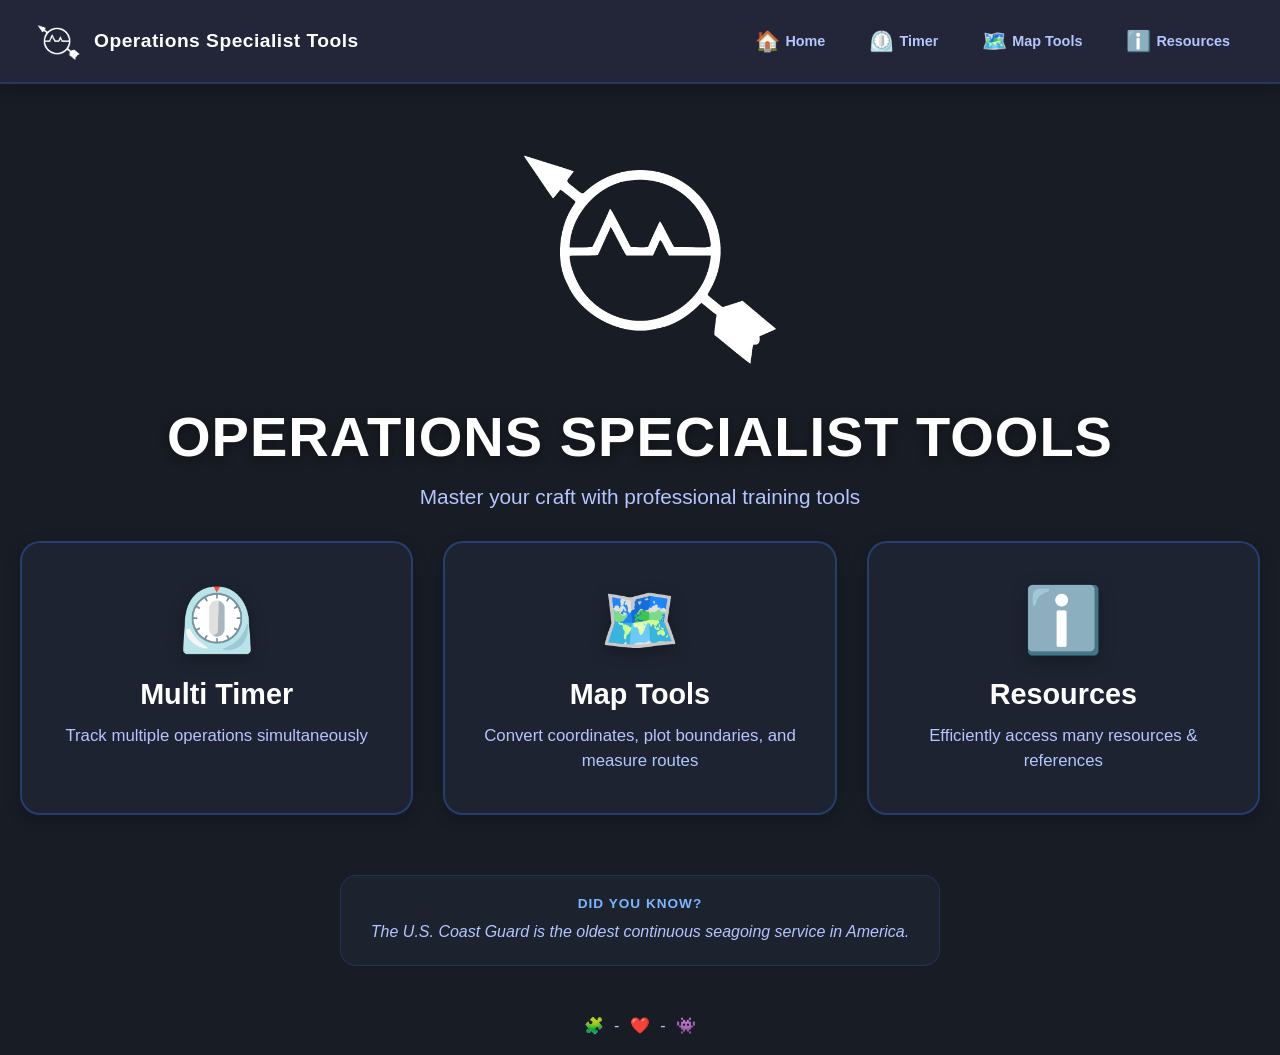
<file: index.html>
<!DOCTYPE html>
<html lang="en">
<head>
    <meta charset="UTF-8">
    <meta name="viewport" content="width=device-width, initial-scale=1.0">
    <title>OS Tools - Home</title>
    <link rel="icon" type="image/x-icon" href="images/logo.png">
    <link rel="stylesheet" href="css/style.css">
</head>
<body>
    <script src="scripts/header-footer.js" defer></script>
    <main class="home-main">
        <div class="home-hero">
                <img src="images/logo.png" alt="Radar and navigation" class="home-hero-img animate-float">
            <h1 class="home-title animate-fade-in">OPERATIONS SPECIALIST TOOLS</h1>
            <p class="home-subtitle animate-fade-in-delay">Master your craft with professional training tools</p>
        </div>
        <div class="tools-grid">
            <a href="timer.html" class="tool-card animate-slide-up" style="animation-delay: 0.2s;">
                <div class="tool-icon">⏲️</div>
                <h3>Multi Timer</h3>
                <p>Track multiple operations simultaneously</p>
            </a>
            <a href="cord-plotter.html" class="tool-card animate-slide-up" style="animation-delay: 0.4s;">
                <div class="tool-icon">🗺️</div>
                <h3>Map Tools</h3>
                <p>Convert coordinates, plot boundaries, and measure routes</p>
            </a>
            <a href="credits.html" class="tool-card animate-slide-up" style="animation-delay: 0.6s;">
                <div class="tool-icon">ℹ️</div>
                <h3>Resources</h3>
                <p>Efficiently access many resources & references</p>
            </a>
        </div>
    </main>
    <div class="home-footer-fact animate-fade-in" style="animation-delay: 0.8s;">
        <div class="fact-label">Did you know?</div>
        <div id="fact-footer" class="fact-text">The U.S. Coast Guard is the oldest continuous seagoing service in America.</div>
    </div>
    <script src="scripts/facts.js"></script>
</body>
</html>
</file>
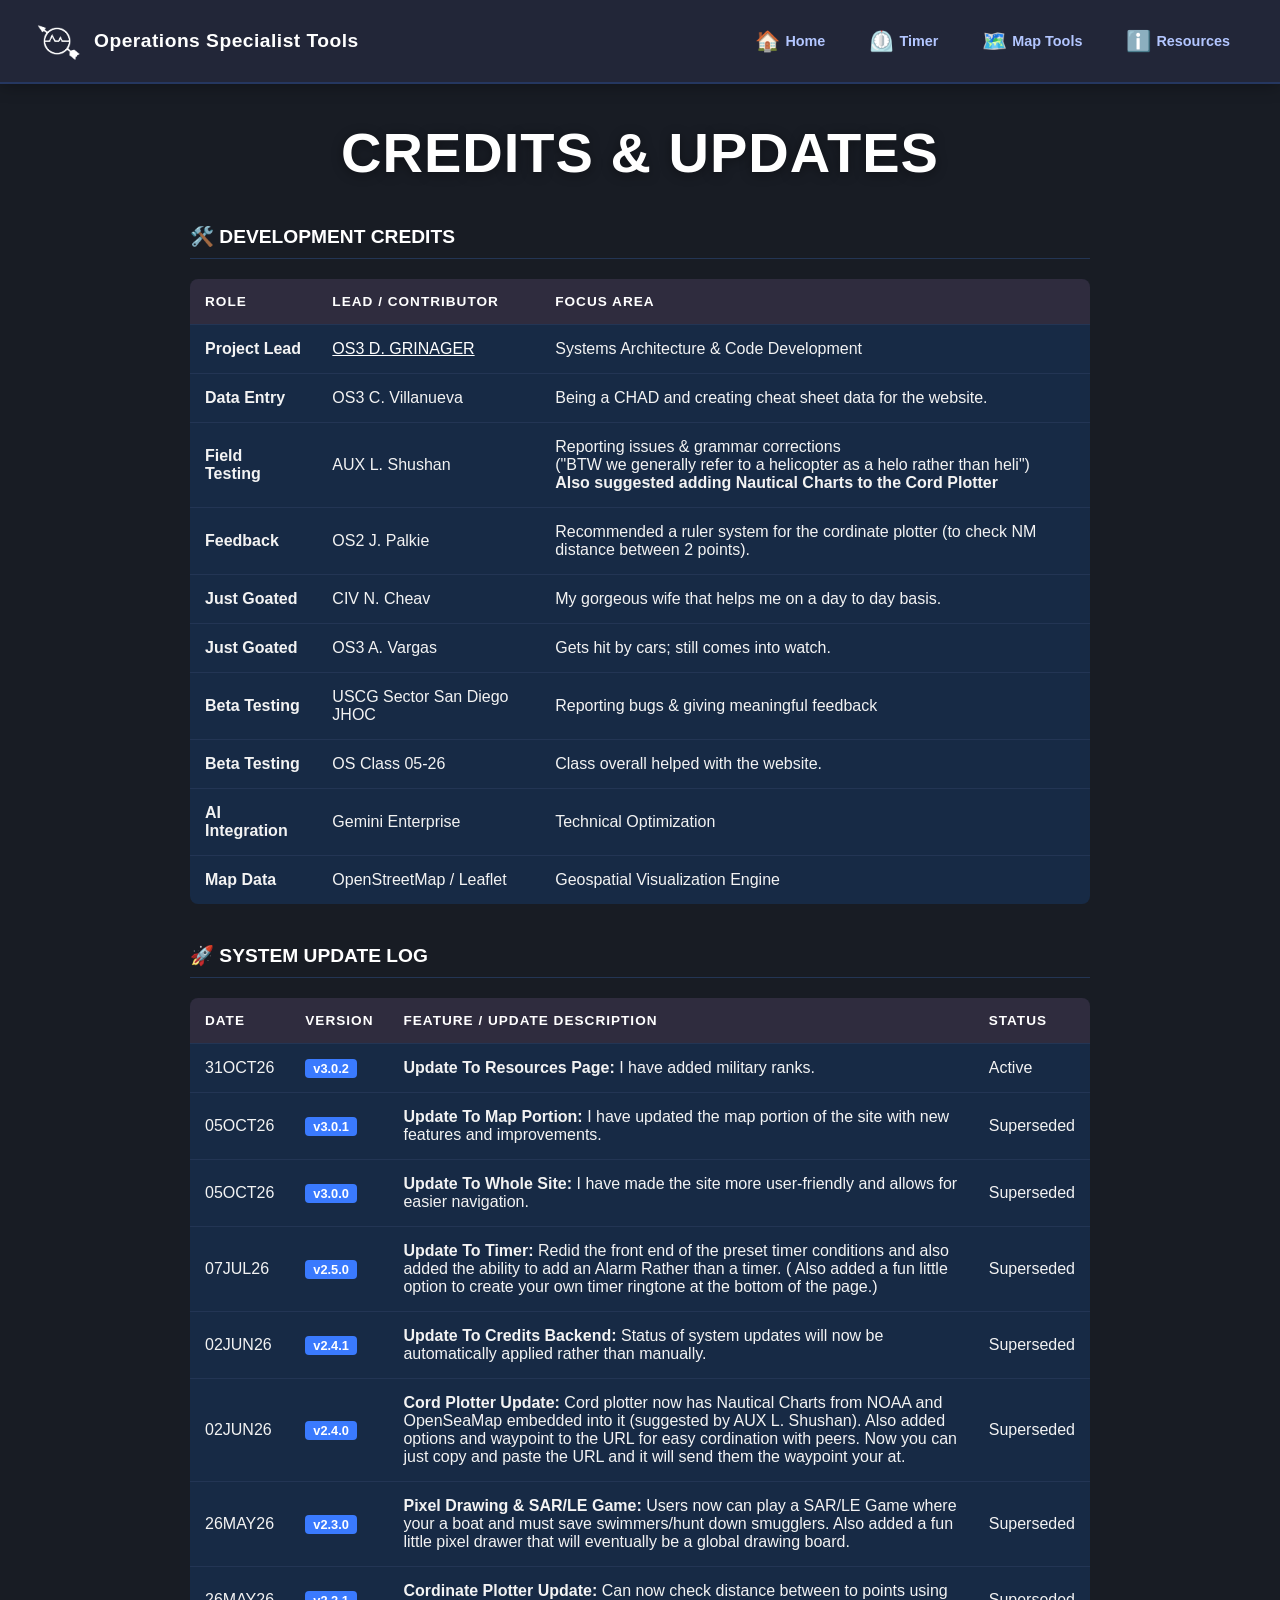
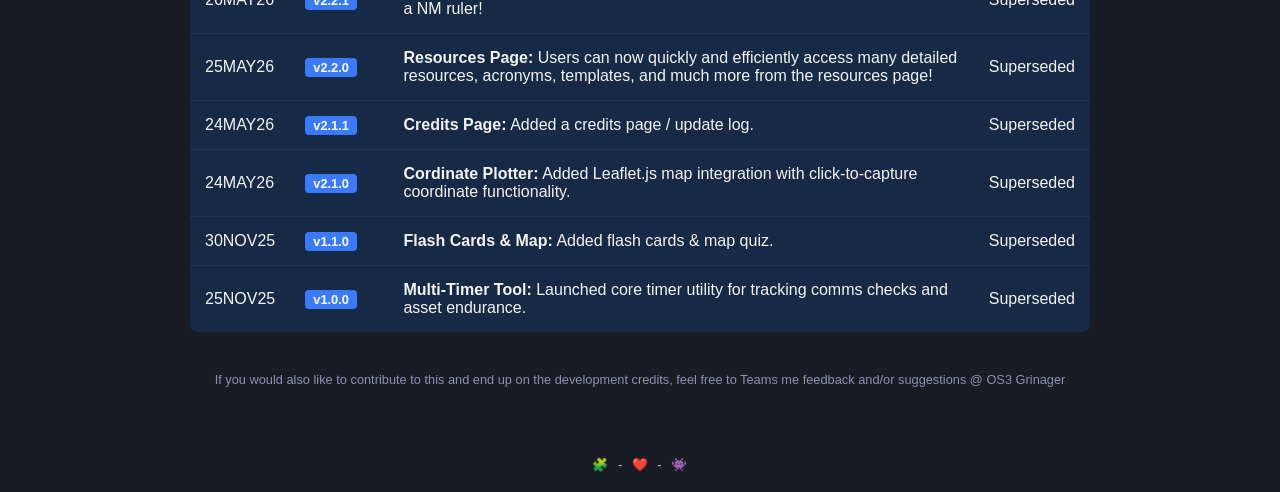
<file: credits.html>
<!DOCTYPE html>
<html lang="en">
<head>
    <meta charset="UTF-8">
    <meta name="viewport" content="width=device-width, initial-scale=1.0">
    <title>OS Tools - Credits & Updates</title>
    <link rel="stylesheet" href="css/style.css">
    <link rel="stylesheet" href="css/credits.css">
    <!-- Scripts -->
    <script src="scripts/header-footer.js" defer></script>
    <script src="scripts/credits.js" defer></script>
</head>
<body>
    <div class="container">
        <h1 class="home-title">CREDITS & UPDATES</h1>
        
        <h2>🛠️ Development Credits</h2>
        <table>
            <thead>
                <tr>
                    <th>Role</th>
                    <th>Lead / Contributor</th>
                    <th>Focus Area</th>
                </tr>
            </thead>
            <tbody id="credits-tbody">
                <!-- Dynamically populated by credits.js -->
            </tbody>
        </table>

        <h2>🚀 System Update Log</h2>
        <table>
            <thead>
                <tr>
                    <th>Date</th>
                    <th>Version</th>
                    <th>Feature / Update Description</th>
                    <th>Status</th>
                </tr>
            </thead>
            <tbody id="updates-tbody">
                <!-- Dynamically populated by credits.js -->
            </tbody>
        </table>
    </div>
    
    <footer>
        If you would also like to contribute to this and end up on the development credits, feel free to Teams me feedback and/or suggestions @ OS3 Grinager
    </footer>
</body>
</html>
</file>
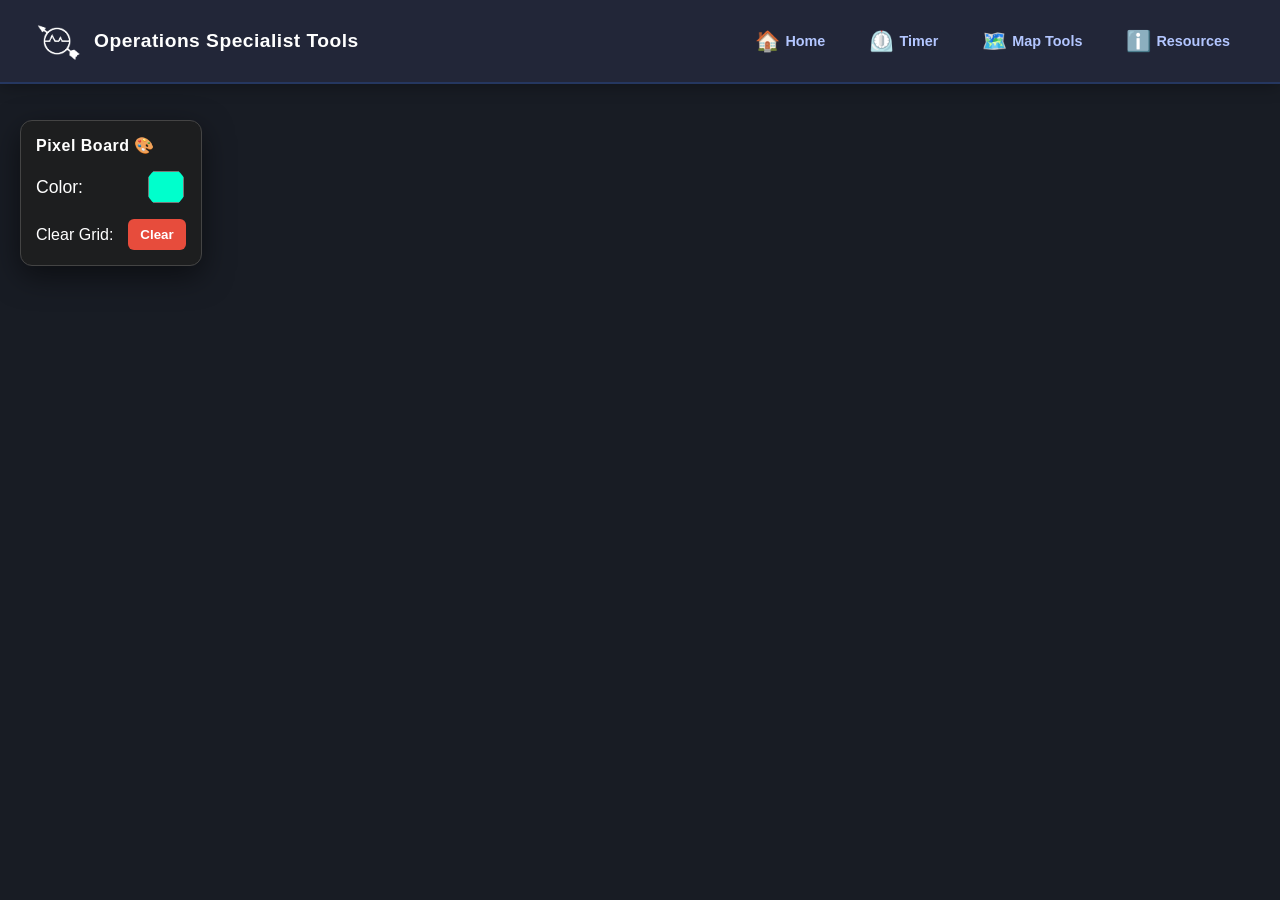
<file: pixel.html>
<!DOCTYPE html>
<html lang="en">
<head>
    <meta charset="UTF-8">
    <meta name="viewport" content="width=device-width, initial-scale=1.0">
    <title>Pixel-Perfect Board</title>
    <style>
        /* Fill the screen and hide scrollbars */
        html, body {
            margin: 0;
            padding: 0;
            width: 100%;
            height: 100%;
            overflow: hidden;
            background-color: #1a1a1a;
            font-family: 'Segoe UI', Tahoma, Geneva, Verdana, sans-serif;
            user-select: none; /* Prevent text highlight while dragging to draw */
        }

        /* Floating UI Controls */
        #ui-overlay {
            position: absolute;
            top: 120px;
            left: 20px;
            background: rgba(30, 30, 30, 0.9);
            padding: 15px;
            border-radius: 12px;
            box-shadow: 0 10px 30px rgba(0, 0, 0, 0.5);
            z-index: 10;
            color: #fff;
            border: 1px solid #444;
            display: flex;
            flex-direction: column;
            gap: 12px;
        }

        #ui-overlay h1 {
            margin: 0;
            font-size: 16px;
            font-weight: 600;
            letter-spacing: 0.5px;
        }

        .control-row {
            display: flex;
            align-items: center;
            justify-content: space-between;
            gap: 15px;
        }

        /* Styling the color picker */
        input[type="color"] {
            border: none;
            width: 40px;
            height: 40px;
            border-radius: 50%;
            cursor: pointer;
            background: none;
            padding: 0;
        }

        /* Styling buttons */
        button {
            background-color: #e74c3c;
            color: white;
            border: none;
            padding: 8px 12px;
            border-radius: 6px;
            cursor: pointer;
            font-weight: bold;
            transition: background 0.2s;
        }

        button:hover {
            background-color: #c0392b;
        }

        canvas {
            display: block;
            image-rendering: pixelated; /* Sharp pixel edges */
            cursor: crosshair;
        }
    </style>
    <link rel="stylesheet" href="css/style.css">
</head>
<body>
    <script src="scripts/header-footer.js" data-footer=false defer></script>
    <!-- Floating UI -->
    <div id="ui-overlay">
        <h1>Pixel Board 🎨</h1>
        <div class="control-row">
            <label for="colorPicker">Color:</label>
            <input type="color" id="colorPicker" value="#00ffcc">
        </div>
        <div class="control-row">
            <span>Clear Grid:</span>
            <button id="clearBtn">Clear</button>
        </div>
    </div>

    <!-- Interactive Drawing Board -->
    <canvas id="pixelCanvas"></canvas>

    <script>
        const canvas = document.getElementById('pixelCanvas');
        const ctx = canvas.getContext('2d');
        const colorPicker = document.getElementById('colorPicker');
        const clearBtn = document.getElementById('clearBtn');

        // Force every pixel to be a perfect 10x10 square
        const PIXEL_SIZE = 10; 

        // Stores colored pixels dynamically using key format "x,y" (e.g., "12,45" -> "#00ffcc")
        let boardState = {}; 
        let isDrawing = false;

        // Resize the canvas to fit the window exactly
        function resizeCanvas() {
            canvas.width = window.innerWidth;
            canvas.height = window.innerHeight;
            redrawWholeBoard();
        }

        // Draws a perfect square block
        function drawBlock(x, y, color) {
            ctx.fillStyle = color;
            ctx.fillRect(x * PIXEL_SIZE, y * PIXEL_SIZE, PIXEL_SIZE, PIXEL_SIZE);
        }

        // Loops through only the colored pixels in memory and draws them
        function redrawWholeBoard() {
            ctx.clearRect(0, 0, canvas.width, canvas.height);
            
            // Re-render everything that has been painted
            for (const coord in boardState) {
                const [x, y] = coord.split(',').map(Number);
                drawBlock(x, y, boardState[coord]);
            }
        }

        // Process a click/touch and find the precise grid position
        function handleAction(event) {
            const rect = canvas.getBoundingClientRect();
            
            // Divide raw screen coordinates by our fixed square size
            const x = Math.floor((event.clientX - rect.left) / PIXEL_SIZE);
            const y = Math.floor((event.clientY - rect.top) / PIXEL_SIZE);

            const color = colorPicker.value;
            const coordKey = `${x},${y}`;

            // Save the stroke to memory and paint immediately
            boardState[coordKey] = color;
            drawBlock(x, y, color);
        }

        // Clear button event handler
        clearBtn.addEventListener('click', () => {
            boardState = {};
            redrawWholeBoard();
        });

        // Mouse click and drag controls
        canvas.addEventListener('mousedown', (e) => {
            isDrawing = true;
            handleAction(e);
        });

        canvas.addEventListener('mousemove', (e) => {
            if (isDrawing) handleAction(e);
        });

        window.addEventListener('mouseup', () => {
            isDrawing = false;
        });

        // Touch support for mobile devices
        canvas.addEventListener('touchstart', (e) => {
            isDrawing = true;
            handleAction(e.touches[0]);
        });

        canvas.addEventListener('touchmove', (e) => {
            if (isDrawing) {
                handleAction(e.touches[0]);
                e.preventDefault(); // Prevents mobile browsers from scrolling while drawing
            }
        }, { passive: false });

        window.addEventListener('touchend', () => {
            isDrawing = false;
        });

        // Initialize board
        window.addEventListener('resize', resizeCanvas);
        resizeCanvas();
    </script>
</body>
</html>
</file>
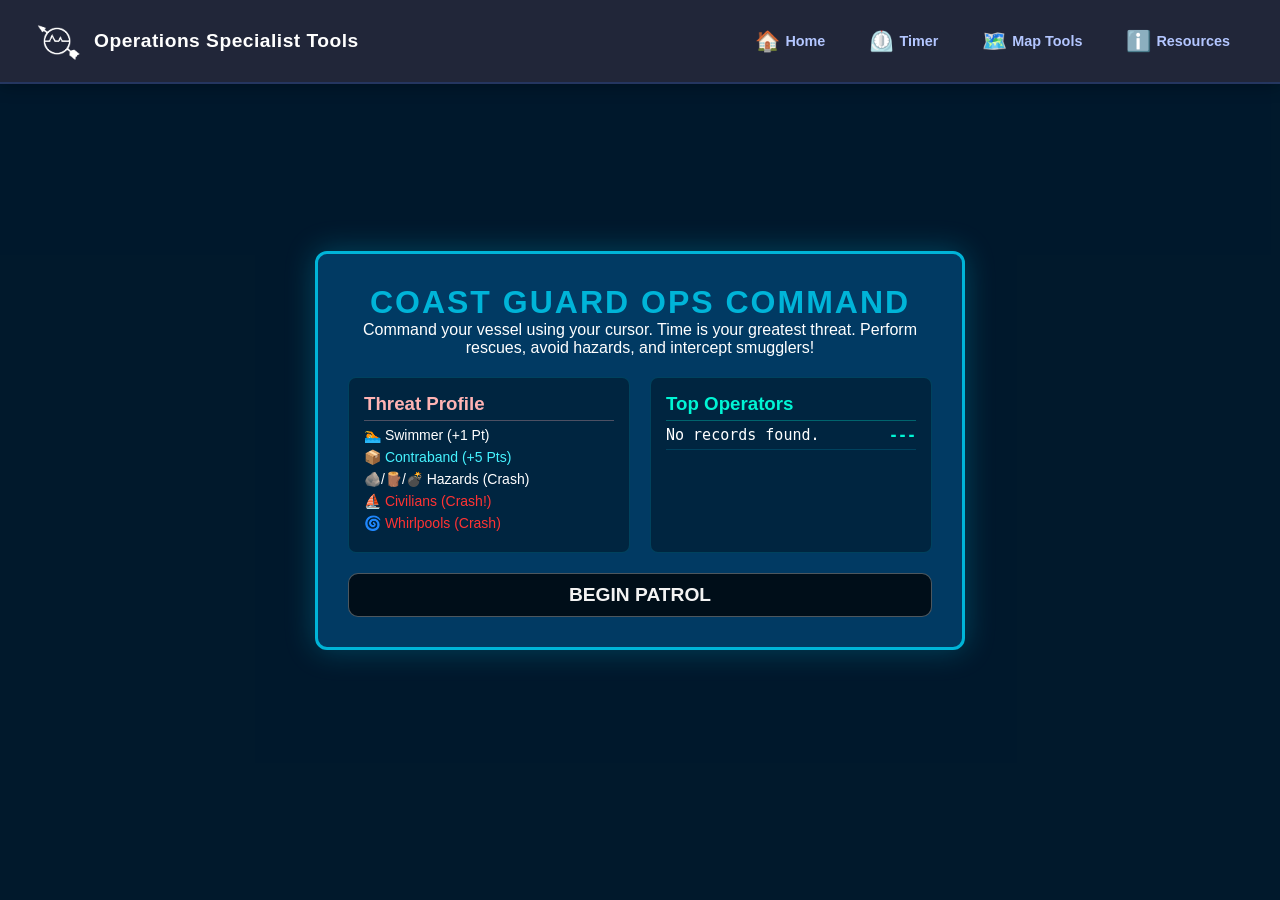
<file: sar-le-game.html>
<!DOCTYPE html>
<html lang="en">
<head>
    <meta charset="UTF-8">
    <meta name="viewport" content="width=device-width, initial-scale=1.0">
    <title>OS Tools - Combined SAR & LE Game</title>
    <style>
        * { box-sizing: border-box; }
        body, html {
            margin: 0; padding: 0; width: 100%; height: 100%;
            overflow: hidden; cursor: default;
            font-family: 'Segoe UI', Tahoma, sans-serif;
            background-color: #011627;
        }
        #ocean {
            position: relative; width: 100%; height: 100%;
            background: #014f86;
            transition: background 1s linear; 
        }
        
        /* Tactical HUD */
        #hud {
            position: absolute; top: 20px; left: 20px; right: 20px;
            display: flex; justify-content: space-between; z-index: 50;
            pointer-events: none;
        }
        .hud-card {
            background: rgba(1, 22, 39, 0.95); border: 1px solid #00b4d8;
            border-radius: 4px; padding: 10px 20px; color: #fff;
            font-family: monospace; font-size: 18px;
            transition: all 0.3s;
        }
        .highlight { color: #00f5d4; font-weight: bold; }

        /* Flashing HUD during pursuit */
        .hud-pursuit {
            border-color: #ff3366 !important;
            box-shadow: 0 0 15px rgba(255, 51, 102, 0.5);
        }

        /* Boat and Hazards */
        .entity {
            position: absolute; user-select: none; pointer-events: none;
            transform: translate(-50%, -50%); z-index: 10;
            font-size: 45px;
        }
        #player {
            font-size: 60px; z-index: 30;
            transition: transform 0.1s ease-out; 
            display: none;
        }

        /* FIXED SIRENS: Re-layered explicitly outside the emoji container to prevent masking */
        #sirens {
            position: absolute; 
            width: 140px; 
            height: 140px;
            border-radius: 50%; 
            transform: translate(-50%, -50%);
            pointer-events: none;
            display: none;
            z-index: 28; /* Layered explicitly below the player boat (z-index: 30) but above everything else */
            animation: flashLights 0.2s infinite alternate;
        }
        @keyframes flashLights {
            0% { 
                box-shadow: 0 0 45px 25px rgba(255, 0, 50, 0.9); 
                background-color: rgba(255, 0, 50, 0.25);
            }
            100% { 
                box-shadow: 0 0 45px 25px rgba(0, 120, 255, 0.9); 
                background-color: rgba(0, 120, 255, 0.25);
            }
        }

        /* Whirlpool Animation */
        .whirlpool {
            font-size: 80px !important;
            opacity: 0.7;
            animation: spin 2.5s linear infinite;
        }
        @keyframes spin { 100% { transform: translate(-50%, -50%) rotate(360deg); } }

        /* Danger Line */
        #dangerLine {
            position: absolute; left: 0; width: 100%; height: 4px;
            background: repeating-linear-gradient(90deg, #d32f2f, #d32f2f 10px, transparent 10px, transparent 20px);
            z-index: 5; opacity: 0.5; display: none;
        }
        #dangerLabel {
            position: absolute; right: 20px; transform: translateY(-25px);
            color: #ff4d4d; font-family: monospace; font-size: 12px; font-weight: bold;
        }

        /* Screens */
        .screen-overlay {
            position: absolute; top: 0; left: 0; width: 100%; height: 100%;
            background: rgba(1, 22, 39, 0.95); display: flex;
            justify-content: center; align-items: center; z-index: 100;
            color: white; padding: 20px;
        }
        .dialog-box {
            background: #013a63; border: 3px solid #00b4d8;
            border-radius: 12px; width: 100%; max-width: 650px;
            padding: 30px; text-align: center;
            box-shadow: 0 0 30px rgba(0, 180, 216, 0.3);
        }
        .dialog-box h1 { margin-top: 0; color: #00b4d8; text-transform: uppercase; letter-spacing: 2px;}
        
        /* Layout Grid */
        .dashboard {
            display: flex; gap: 20px; text-align: left; margin-top: 20px;
        }
        .panel {
            flex: 1; background: rgba(0,0,0,0.35); padding: 15px; border-radius: 8px;
            border: 1px solid rgba(0, 180, 216, 0.2);
        }
        .leaderboard-list {
            list-style: none; padding: 0; margin: 0; font-family: monospace; font-size: 15px;
        }
        .leaderboard-list li {
            display: flex; justify-content: space-between;
            padding: 5px 0; border-bottom: 1px solid rgba(0, 180, 216, 0.2);
        }
        .leaderboard-list li span:last-child { color: #00f5d4; font-weight: bold; }

        /* Buttons & Inputs */
        .btn {
            background: #00b4d8; border: none; padding: 15px 40px;
            color: #011627; font-weight: bold; cursor: pointer;
            text-transform: uppercase; border-radius: 6px; font-size: 18px;
            margin-top: 20px; transition: 0.2s; width: 100%;
        }
        .btn:hover { background: #00f5d4; transform: scale(1.02); }
        .btn-secondary { background: #5c6bc0; color: white; }
        .btn-secondary:hover { background: #7986cb; }

        input[type="text"] {
            width: 100%; padding: 12px; font-size: 18px; font-family: monospace;
            border: 2px solid #00f5d4; border-radius: 6px; background: rgba(0,0,0,0.5);
            color: white; text-align: center; margin-top: 10px; text-transform: uppercase;
        }
        input[type="text"]:focus { outline: none; box-shadow: 0 0 10px #00f5d4; }

        /* Sinking Effect */
        .sinking {
            transition: top 2s ease-in, opacity 2s ease-in !important;
            top: 120% !important; opacity: 0 !important;
        }
    </style>
    <link rel="stylesheet" href="css/style.css">
    <script src="scripts/header-footer.js" data-header="false" data-footer="false" defer></script>
</head>
<body>
    <header id="headerNav" class="nav-header">
        <a class="nav-brand" href="index.html">
            <img src="images/logo.png" alt="OS Tools Logo" class="nav-logo-img">
            <span class="nav-title">Operations Specialist Tools</span>
        </a>
        <nav class="nav-links">
            <a href="index.html" class="nav-link"><span class="nav-icon">🏠</span><span class="nav-text">Home</span></a>
            <a href="timer.html" class="nav-link"><span class="nav-icon">⏲️</span><span class="nav-text">Timer</span></a>
            <a href="cord-plotter.html" class="nav-link"><span class="nav-icon">🗺️</span><span class="nav-text">Map Tools</span></a>
            <a href="resources.html" class="nav-link"><span class="nav-icon">ℹ️</span><span class="nav-text">Resources</span></a>
        </nav>
    </header>
    <div id="hud">
        <div class="hud-card" id="scoreCard">SCORE: <span id="score" class="highlight">0</span></div>
        <div class="hud-card" id="timeCard">TIME: <span id="timeDisplay" class="highlight">0s</span></div>
        <div class="hud-card" id="statusCard">CONDITIONS: <span id="status" class="highlight">CALM SEAS</span></div>
    </div>
    
    <div id="ocean">
        <div id="dangerLine"><span id="dangerLabel">🚨 SHARK ZONE</span></div>
        
        <!-- Sirens placed completely separate from the boat element for perfect indexing -->
        <div id="sirens"></div>
        <div id="player" class="entity">🛥️</div>

        <!-- MAIN MENU SCREEN -->
        <div id="startScreen" class="screen-overlay">
            <div class="dialog-box">
                <h1>Coast Guard Ops Command</h1>
                <p>Command your vessel using your cursor. Time is your greatest threat. Perform rescues, avoid hazards, and intercept smugglers!</p>
                
                <div class="dashboard">
                    <div class="panel">
                        <h3 style="margin-top:0; color:#ffb3b3; border-bottom: 1px solid rgba(255,179,179,0.3); padding-bottom: 5px;">Threat Profile</h3>
                        <p style="margin: 6px 0; font-size: 14px;">🏊 Swimmer (+1 Pt)</p>
                        <p style="margin: 6px 0; font-size: 14px; color:#45f3ff;">📦 Contraband (+5 Pts)</p>
                        <p style="margin: 6px 0; font-size: 14px;">🪨/🪵/💣 Hazards (Crash)</p>
                        <p style="margin: 6px 0; font-size: 14px; color:#ff3333;">⛵ Civilians (Crash!)</p>
                        <p style="margin: 6px 0; font-size: 14px; color:#ff3333;">🌀 Whirlpools (Crash)</p>
                    </div>
                    <div class="panel">
                        <h3 style="margin-top:0; color:#00f5d4; border-bottom: 1px solid rgba(0,245,212,0.3); padding-bottom: 5px;">Top Operators</h3>
                        <ol id="leaderboardUI" class="leaderboard-list"></ol>
                    </div>
                </div>
                <button class="btn" onclick="startGame()">Begin Patrol</button>
            </div>
        </div>

        <!-- DEBRIEF / SCORE SCREEN -->
        <div id="endScreen" class="screen-overlay" style="display: none;">
            <div class="dialog-box">
                <h2 style="color:#ff4d4d; margin-top: 0; border-bottom: 2px solid #ff4d4d; padding-bottom: 10px;">MISSION DEBRIEF</h2>
                <p id="failReason" style="font-size: 18px; margin: 15px 0;"></p>
                
                <div style="display:flex; justify-content:space-around; background:rgba(0,0,0,0.2); padding:15px; border-radius:8px;">
                    <p style="margin:0; font-size:20px;">Score: <span id="finalScore" class="highlight">0</span></p>
                    <p style="margin:0; font-size:20px;">Time Active: <span id="finalTime" class="highlight">0s</span></p>
                </div>
                
                <!-- Shown only if Top 10 -->
                <div id="highScoreSection" style="display:none; background: rgba(0, 245, 212, 0.1); padding: 20px; border-radius: 8px; border: 1px solid #00f5d4; margin: 20px 0;">
                    <h3 style="margin-top: 0; color: #00f5d4;">🏆 NEW RECORD ESTABLISHED</h3>
                    <p style="margin: 5px 0 15px; font-size: 14px;">Your performance qualifies for the Wall of Honor. Enter callsign:</p>
                    <input type="text" id="playerName" placeholder="CALLSIGN" maxlength="12">
                    <button class="btn" style="margin-top: 15px;" onclick="submitHighScore()">Record Data</button>
                </div>
                <button id="mainMenuBtn" class="btn btn-secondary" onclick="returnToMainMenu()">Return to Main Menu</button>
            </div>
        </div>
    </div>

    <script>
        const headerNav = document.getElementById('headerNav')
        const ocean = document.getElementById('ocean');
        const player = document.getElementById('player');
        const scoreElement = document.getElementById('score');
        const timeDisplay = document.getElementById('timeDisplay');
        const statusElement = document.getElementById('status');
        const startScreen = document.getElementById('startScreen');
        const endScreen = document.getElementById('endScreen');
        const dangerLine = document.getElementById('dangerLine');
        const leaderboardUI = document.getElementById('leaderboardUI');
        const sirens = document.getElementById('sirens');
        
        // HUD Cards for flashing visual effects
        const hudCards = [document.getElementById('scoreCard'), document.getElementById('timeCard'), document.getElementById('statusCard')];
        
        let score = 0, isGameOver = true, spawnTimeout;
        let lastX = window.innerWidth / 2;
        let dangerY = window.innerHeight - 150;
        let gameStartTime = 0;
        let gameTimeTracker;

        let activeContraband = 0; 

        // Load Leaderboard
        let leaderboard = JSON.parse(localStorage.getItem('cg_combined_leaderboard')) || [];
        function renderLeaderboard() {
            leaderboardUI.innerHTML = '';
            if (leaderboard.length === 0) {
                leaderboardUI.innerHTML = '<li><span>No records found.</span><span>---</span></li>';
            } else {
                leaderboard.forEach(entry => {
                    leaderboardUI.innerHTML += `<li><span>${entry.name}</span> <span>${entry.score}</span></li>`;
                });
            }
        }
        renderLeaderboard();

        // Screen Resize Handling
        function resize() {
            dangerY = window.innerHeight - 150;
            dangerLine.style.top = dangerY + 'px';
        }
        window.addEventListener('resize', resize);
        resize();

        // 1:1 Instant Mouse tracking (Forces both the Boat and Sirens to map directly to cursor coordinates)
        window.addEventListener('mousemove', e => {
            if (isGameOver) return;
            player.style.left = e.clientX + 'px';
            player.style.top = e.clientY + 'px';
            
            // Sirens stay directly centered on cursor coordinates
            sirens.style.left = e.clientX + 'px';
            sirens.style.top = e.clientY + 'px';
            
            const direction = e.clientX > lastX ? -1 : 1;
            player.style.transform = `translate(-50%, -50%) scaleX(${direction})`;
            lastX = e.clientX;
        });

        // Time calculations
        function getElapsedTime() {
            if (isGameOver) return 0;
            return Math.floor((Date.now() - gameStartTime) / 1000);
        }

        // Active Pursuit Siren Logic (Highly Visible UI + Local Sirens)
        function startPursuit() {
            activeContraband++;
            sirens.style.display = 'block';
            statusElement.innerText = "SMUGGLER PURSUIT";
            statusElement.style.color = "#ff3366";
            
            // Add threat glows to HUD cards
            hudCards.forEach(card => card.classList.add('hud-pursuit'));
        }

        function endPursuit() {
            activeContraband--;
            if (activeContraband <= 0) {
                activeContraband = 0;
                sirens.style.display = 'none'; 
                statusElement.innerText = "";  
                hudCards.forEach(card => card.classList.remove('hud-pursuit'));
                updateTimeline();
            }
        }

        function createEntity(type) {
            if (isGameOver) return;
            const entity = document.createElement('div');
            entity.classList.add('entity');
            if (type === 'whirlpool') entity.classList.add('whirlpool');
            
            const icons = { swimmer:'🏊', rock:'🪨', debris:'🪵', mine:'💣', whirlpool:'🌀', contraband:'📦', civilian:'⛵' };
            entity.innerText = icons[type];
            
            let x = Math.random() * (window.innerWidth - 100) + 50;
            let y = (type === 'whirlpool') ? -100 : -50;
            entity.style.left = x + 'px';
            entity.style.top = y + 'px';
            ocean.appendChild(entity);

            let baseSpeed = { swimmer: 3.5, rock: 4.5, debris: 4, mine: 7, whirlpool: 3, contraband: 4.5, civilian: 3.5 }[type];
            let elapsed = getElapsedTime();
            let speed = baseSpeed + (elapsed * 0.08); 

            if (type === 'contraband') {
                startPursuit();
            }

            function fall() {
                if (isGameOver) { entity.remove(); return; }
                y += speed;
                entity.style.top = y + 'px';

                const pRect = player.getBoundingClientRect();
                const eRect = entity.getBoundingClientRect();
                const buffer = (type === 'whirlpool') ? 35 : (type === 'civilian') ? 25 : 20;

                // Collision Logic
                if (!(pRect.right-buffer < eRect.left+buffer || pRect.left+buffer > eRect.right-buffer || pRect.bottom-buffer < eRect.top+buffer || pRect.top+buffer > eRect.bottom-buffer)) {
                    if (type === 'swimmer') {
                        score++; scoreElement.innerText = score; entity.remove();
                    } else if (type === 'contraband') {
                        score += 5; scoreElement.innerText = score; entity.remove();
                        endPursuit(); 
                    } else {
                        handleCrash(type); 
                    }
                } 
                // Border crossing logic
                else if ((type === 'swimmer' || type === 'contraband') && y > dangerY) {
                    if (type === 'swimmer') {
                        isGameOver = true; entity.remove(); triggerShark(x, y);
                    } else {
                        entity.remove(); 
                        endPursuit(); 
                    }
                } else if (y > window.innerHeight + 150) {
                    entity.remove();
                } else {
                    requestAnimationFrame(fall);
                }
            }
            requestAnimationFrame(fall);
        }

        function handleCrash(obstacle) {
            isGameOver = true;
            clearTimeout(spawnTimeout);
            clearInterval(gameTimeTracker);
            player.innerText = '💥';
            statusElement.innerText = 'VESSEL LOST';
            statusElement.style.color = '#ff3333';
            sirens.style.display = 'none'; 
            hudCards.forEach(card => card.classList.remove('hud-pursuit'));
            document.body.style.cursor = 'default';

            setTimeout(() => {
                player.classList.add('sinking');
                setTimeout(() => {
                    let obstacleNames = { rock: 'a rock reef', debris: 'floating debris log', mine: 'a floating sea mine', whirlpool: 'a whirlpool vortex', civilian: 'a civilian sailboat' };
                    let failMsg = obstacle === 'civilian' ? "You collided with a civilian sailboat. Command has terminated the mission." : `The vessel struck ${obstacleNames[obstacle]} and sank.`;
                    processEndGame(failMsg);
                }, 1500);
            }, 400);
        }

        function triggerShark(x, y) {
            clearTimeout(spawnTimeout);
            clearInterval(gameTimeTracker);
            sirens.style.display = 'none'; 
            hudCards.forEach(card => card.classList.remove('hud-pursuit'));
            document.body.style.cursor = 'default';
            const shark = document.createElement('div');
            shark.classList.add('entity');
            shark.style.fontSize = '70px';
            shark.innerText = '🦈';
            shark.style.left = x + 'px';
            shark.style.top = (window.innerHeight + 100) + 'px';
            ocean.appendChild(shark);

            setTimeout(() => {
                shark.style.transition = 'top 0.4s ease-out';
                shark.style.top = (y - 20) + 'px';
                setTimeout(() => {
                    shark.innerText = '💥';
                    setTimeout(() => processEndGame("A survivor drifted too far south and was intercepted by sharks."), 600);
                }, 400);
            }, 50);
        }

        function spawnLoop() {
            if (isGameOver) return;
            
            const elapsed = getElapsedTime();
            const r = Math.random();
            
            // IF PURSUIT MODE IS ACTIVE: Spawn absolutely ZERO swimmers to prevent cheap deaths
            if (activeContraband > 0) {
                // Spawn smugglers and hazards only
                if (r < 0.25) createEntity('contraband');
                else if (r < 0.7) createEntity(Math.random() > 0.5 ? 'rock' : 'debris');
                else createEntity('civilian');
            } 
            // STANDARD SPOTS (Swimmers spawn normally here when sirens are off)
            else {
                // THE INTERDICTION EVENT TRIGGERS (8% chance after 15s)
                if (elapsed > 15 && r < 0.08) {
                    createEntity('contraband');
                    if (Math.random() < 0.4) createEntity('civilian'); 
                } 
                // Normal Weather Tiers
                else if (elapsed < 15) {
                    if (r < 0.3) createEntity('swimmer');
                    else createEntity(Math.random() > 0.5 ? 'rock' : 'debris');
                } else if (elapsed < 35) {
                    if (r < 0.25) createEntity('swimmer');
                    else if (r < 0.7) createEntity(Math.random() > 0.5 ? 'rock' : 'debris');
                    else createEntity('mine');
                } else {
                    if (r < 0.25) createEntity('swimmer');
                    else if (r < 0.6) createEntity(Math.random() > 0.5 ? 'rock' : 'debris');
                    else if (r < 0.8) createEntity('mine');
                    else createEntity('whirlpool');
                }
            }

            let nextSpawnDelay = Math.max(200, 900 - (elapsed * 12));
            spawnTimeout = setTimeout(spawnLoop, nextSpawnDelay);
        }

        // Clock monitor & visual shifts
        function updateTimeline() {
            const elapsed = getElapsedTime();
            timeDisplay.innerText = elapsed + 's';

            if (statusElement.innerText !== "SMUGGLER PURSUIT") {
                if (elapsed >= 55) {
                    statusElement.innerText = "HURRICANE FORCE";
                    statusElement.style.color = "#d61c4e";
                    ocean.style.background = "#011627"; 
                } else if (elapsed >= 35) {
                    statusElement.innerText = "STORM CONDITIONS";
                    statusElement.style.color = "#ff3333";
                    ocean.style.background = "#012a4a"; 
                } else if (elapsed >= 15) {
                    statusElement.innerText = "ROUGH SEAS";
                    statusElement.style.color = "#ff9f1c";
                    ocean.style.background = "#013a63"; 
                } else {
                    statusElement.innerText = "CALM SEAS";
                    statusElement.style.color = "#00f5d4";
                    ocean.style.background = "#014f86"; 
                }
            }
        }

        function isTop10(s) {
            if (s === 0) return false;
            if (leaderboard.length < 10) return true;
            return s > leaderboard[leaderboard.length - 1].score;
        }

        function processEndGame(reason) {
            headerNav.style.opacity = 1
            const elapsed = getElapsedTime();
            document.getElementById('failReason').innerText = reason;
            document.getElementById('finalScore').innerText = score;
            document.getElementById('finalTime').innerText = elapsed + 's';
            endScreen.style.display = 'flex';
            
            if (isTop10(score)) {
                document.getElementById('highScoreSection').style.display = 'block';
                document.getElementById('mainMenuBtn').style.display = 'none';
                document.getElementById('playerName').value = '';
                document.getElementById('playerName').focus();
            } else {
                document.getElementById('highScoreSection').style.display = 'none';
                document.getElementById('mainMenuBtn').style.display = 'block';
            }
        }

        function submitHighScore() {
            let name = document.getElementById('playerName').value.trim().toUpperCase();
            if (!name) name = "CG_CUTTER";
            
            leaderboard.push({ name: name, score: score });
            leaderboard.sort((a, b) => b.score - a.score);
            leaderboard = leaderboard.slice(0, 10);
            
            localStorage.setItem('cg_combined_leaderboard', JSON.stringify(leaderboard));
            returnToMainMenu();
        }

        function returnToMainMenu() {
            endScreen.style.display = 'none';
            startScreen.style.display = 'flex';
            renderLeaderboard();
            player.style.display = 'none';
            dangerLine.style.display = 'none';
        }

        function startGame() {
            headerNav.style.opacity = 0;
            document.querySelectorAll('.entity').forEach(e => { if(e.id !== 'player') e.remove(); });
            
            score = 0; scoreElement.innerText = '0';
            isGameOver = false;
            gameStartTime = Date.now();
            activeContraband = 0; 
            
            // Reset player boat
            player.innerText = '🛥️';
            player.classList.remove('sinking');
            player.style.opacity = '1';
            player.style.display = 'block';
            
            // Initialize sirens
            sirens.style.display = 'none';
            dangerLine.style.display = 'block';
            
            statusElement.innerText = 'CALM SEAS';
            statusElement.style.color = '#00f5d4';
            ocean.style.background = "#014f86"; 
            
            startScreen.style.display = 'none';
            endScreen.style.display = 'none';
            document.body.style.cursor = 'none';

            clearTimeout(spawnTimeout);
            clearInterval(gameTimeTracker);
            
            spawnLoop();
            gameTimeTracker = setInterval(updateTimeline, 1000);
        }
    </script>
</body>
</html>
</file>
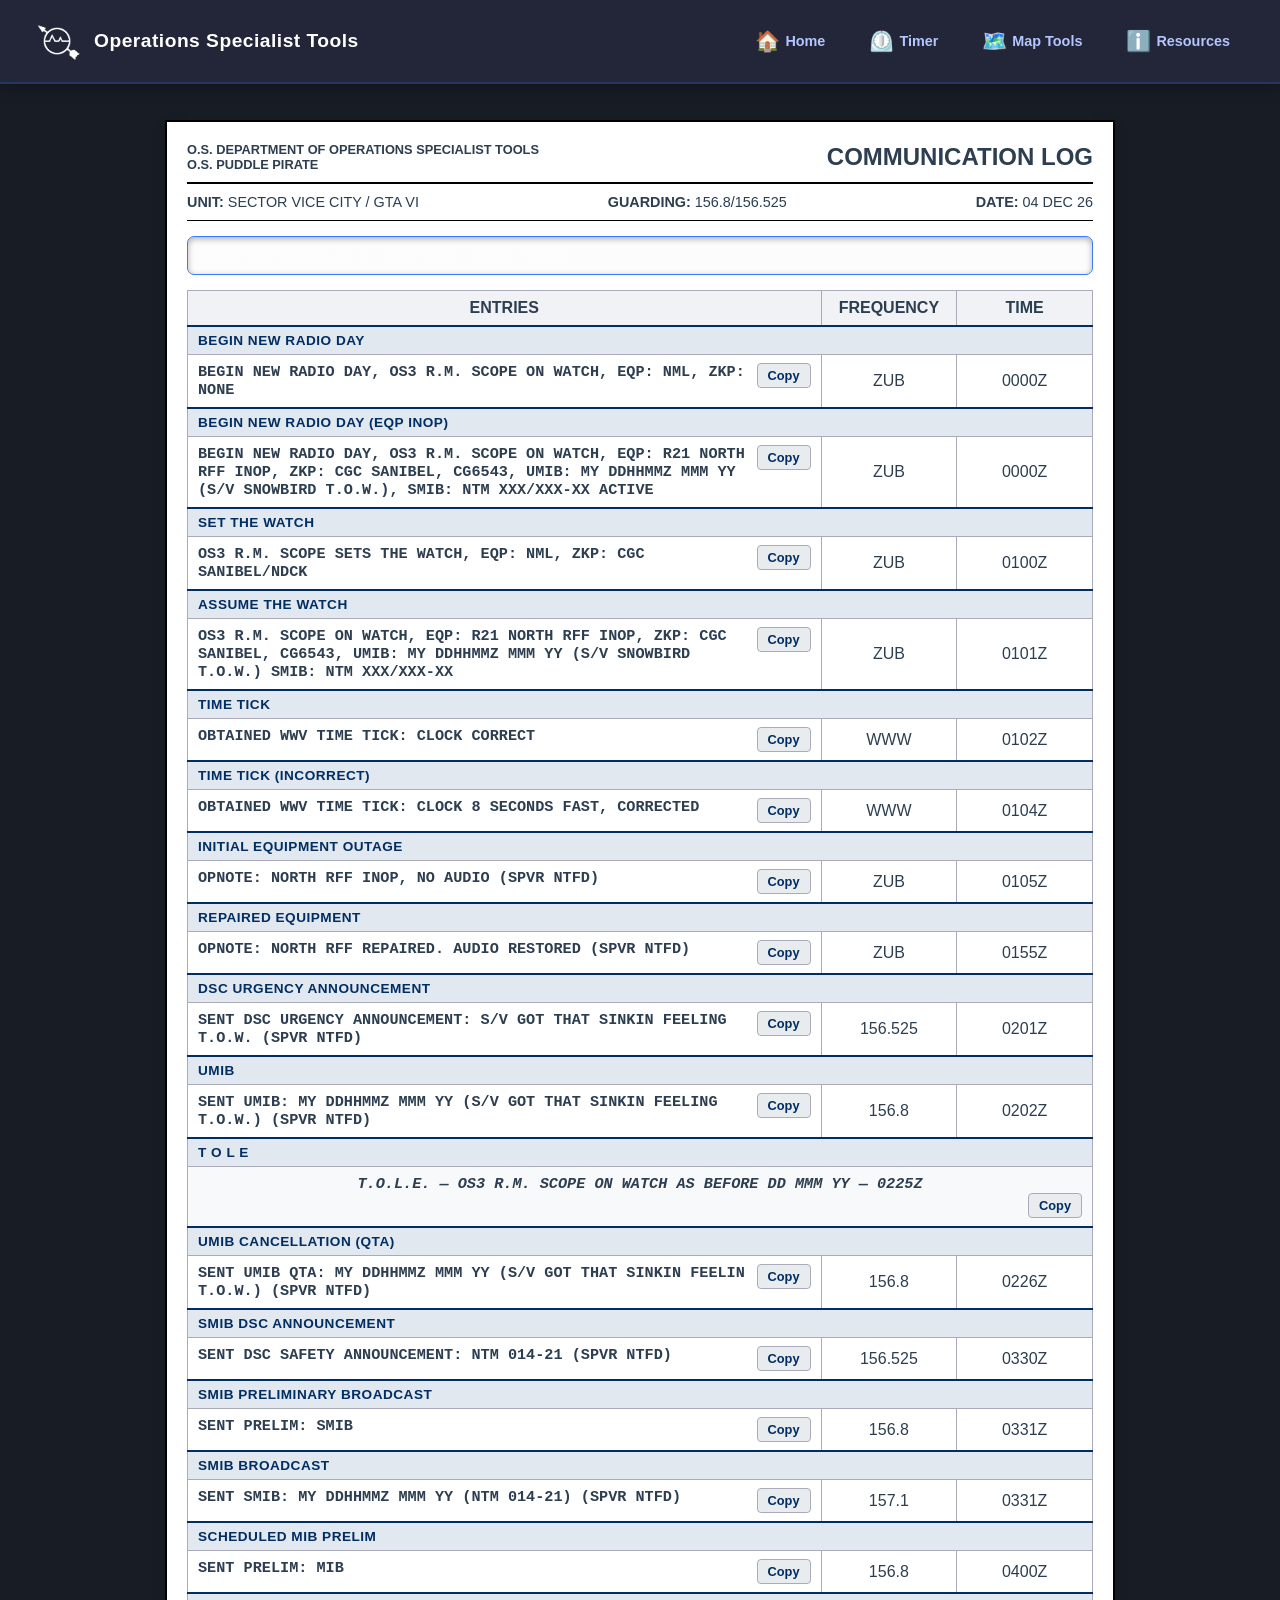
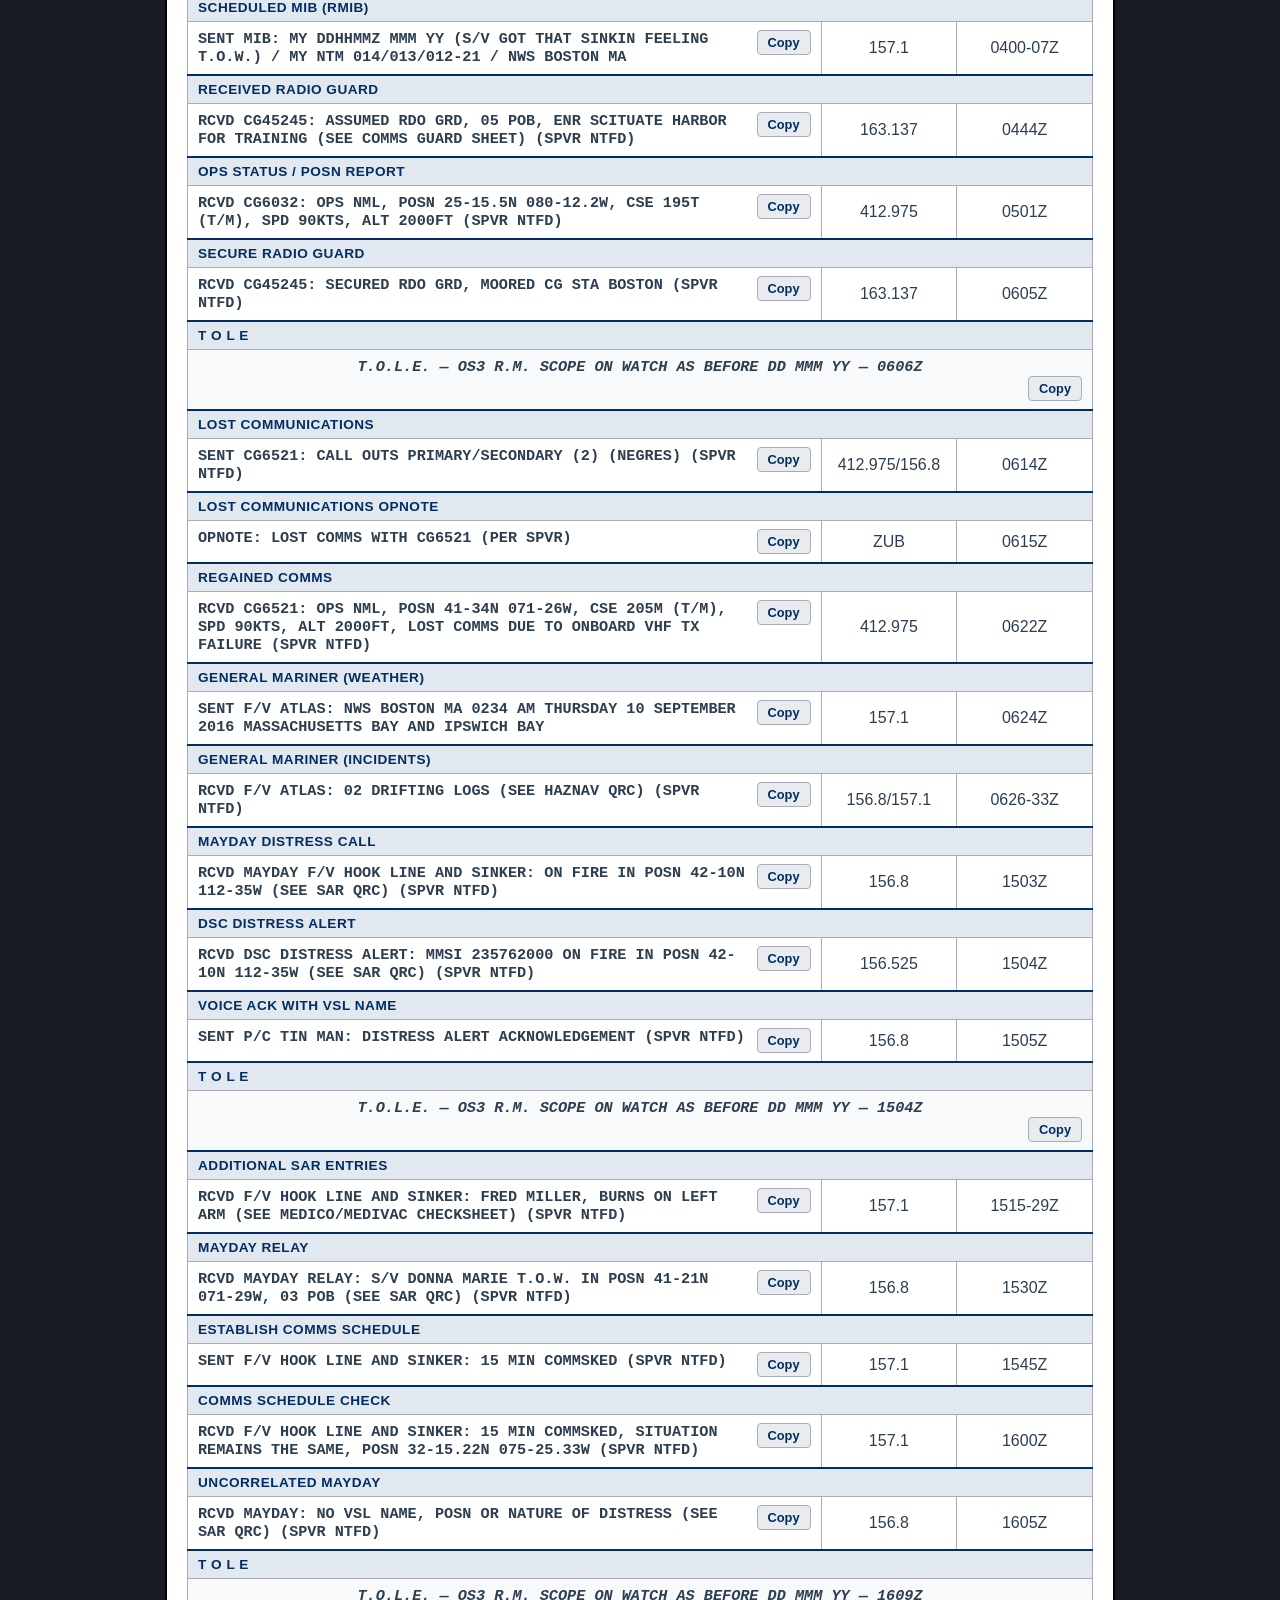
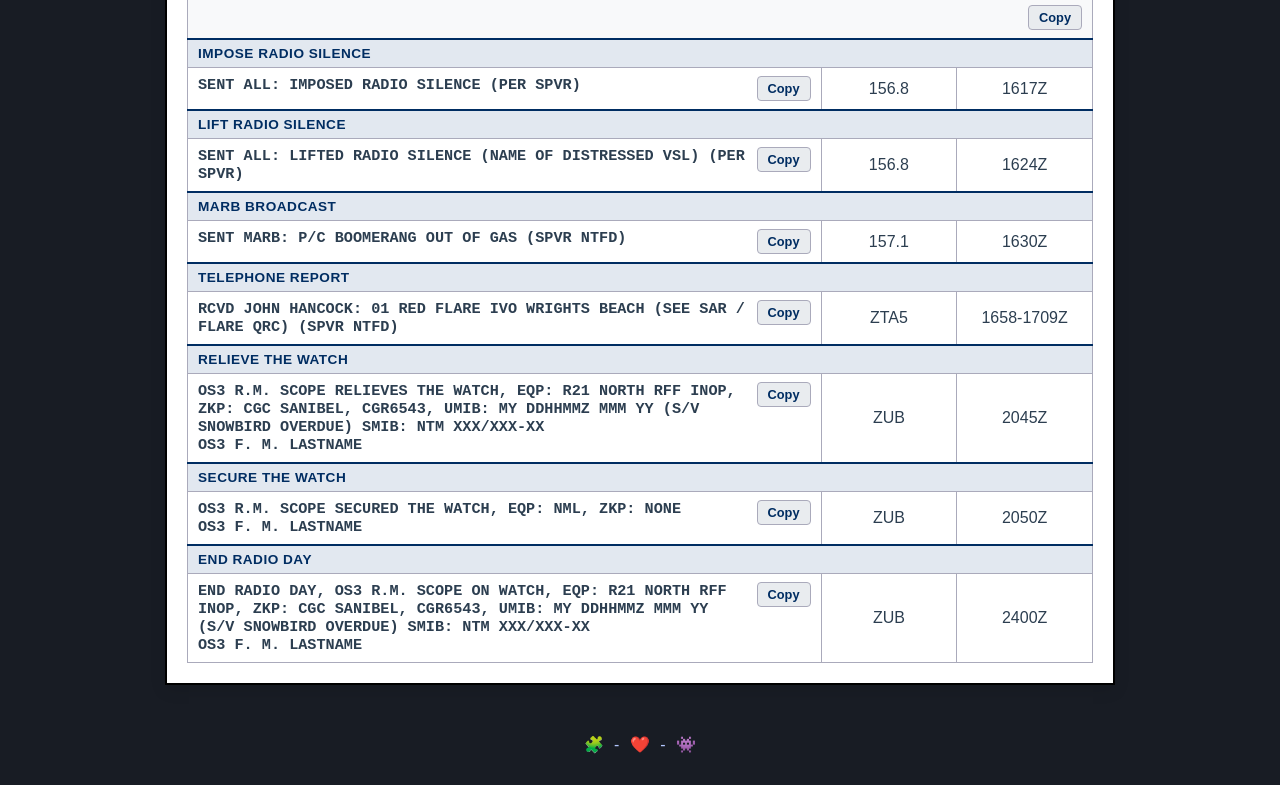
<file: template-log.html>
<!DOCTYPE html>
<html lang="en">
<head>
    <meta charset="UTF-8">
    <meta name="viewport" content="width=device-width, initial-scale=1.0">
    <title>USCG Communication Log Templates</title>
    <link rel="stylesheet" href="css/style.css">
    <link rel="stylesheet" href="css/template-log.css">
</head>
<body>
    <script src="scripts/header-footer.js" defer></script>
    <script src="scripts/template-log.js"></script>

    <div class="log-sheet-container">
        <header class="log-header">
            <div class="department-info">
                <span>O.S. DEPARTMENT OF OPERATIONS SPECIALIST TOOLS</span>
                <span>O.S. PUDDLE PIRATE</span>
            </div>
            <h1 class="log-title">COMMUNICATION LOG</h1>
        </header>

        <section class="metadata-section">
            <div><strong>UNIT:</strong> SECTOR VICE CITY / GTA VI</div>
            <div><strong>GUARDING:</strong> 156.8/156.525</div>
            <div><strong>DATE:</strong> <span id="current-date"></span></div>
        </section>

        <!-- Search Bar -->
        <div class="search-container">
            <input type="text" id="search-bar" class="search-bar" placeholder="Search templates (e.g., 'MAYDAY', 'TIME TICK')...">
        </div>
        
        <div>
            <table class="log-table">
                <thead>
                    <tr>
                        <th class="entries-col">ENTRIES</th>
                        <th class="freq-col">FREQUENCY</th>
                        <th class="time-col">TIME</th>
                    </tr>
                </thead>
                <tbody id="log-body">
                    <!-- Templates will be added here via JS -->
                </tbody>
            </table>
        </div>
    </div>
</body>
</html>
</file>
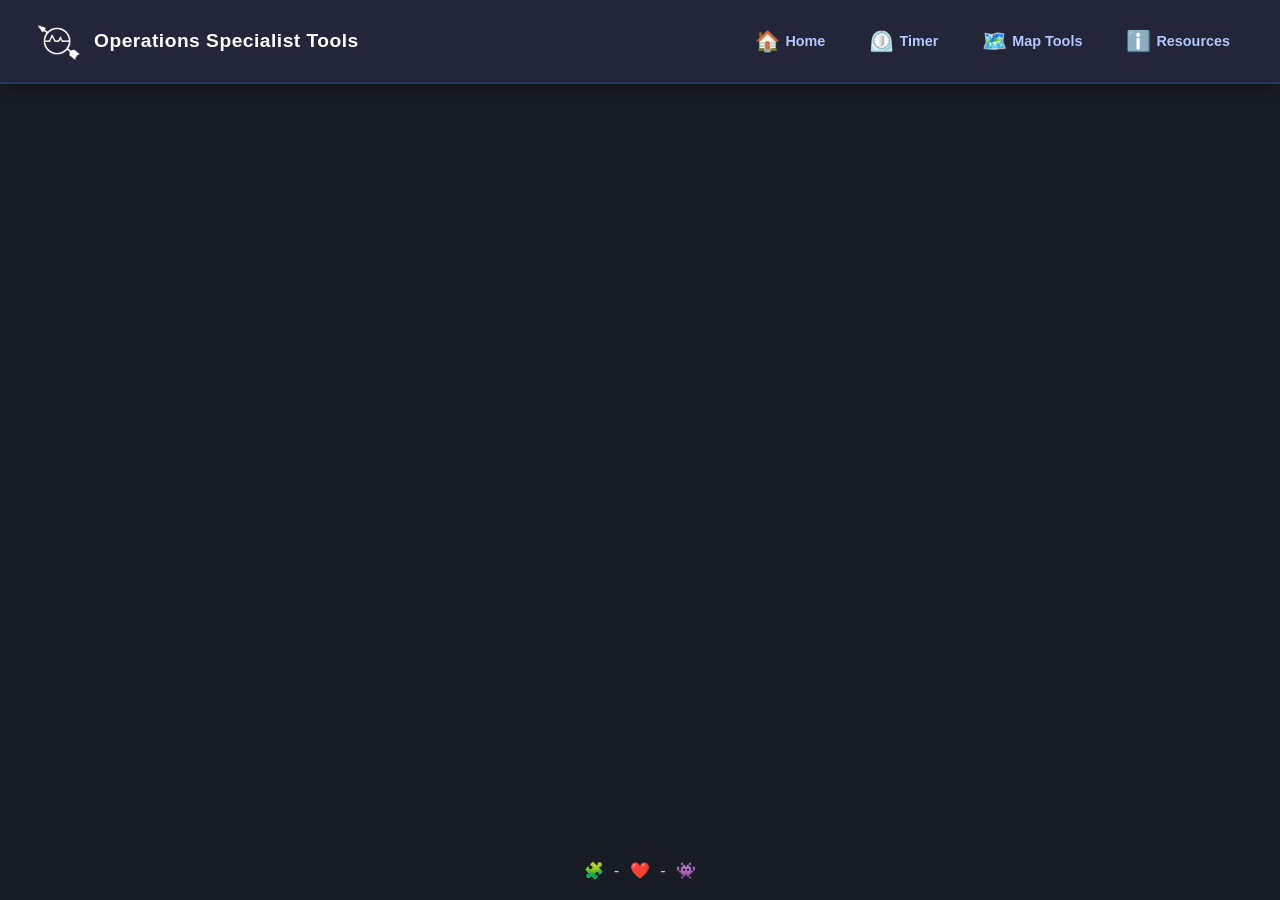
<file: test.html>
<!DOCTYPE html>
<html lang="en">
<head>
    <meta charset="UTF-8">
    <meta name="viewport" content="width=device-width, initial-scale=1.0">
    <title>Document</title>
    <link rel="stylesheet" href="/css/style.css">
</head>
<body>
    <main>
    </main>
    <script src="scripts/header-footer.js" defer></script>
</body>
</html>
</file>
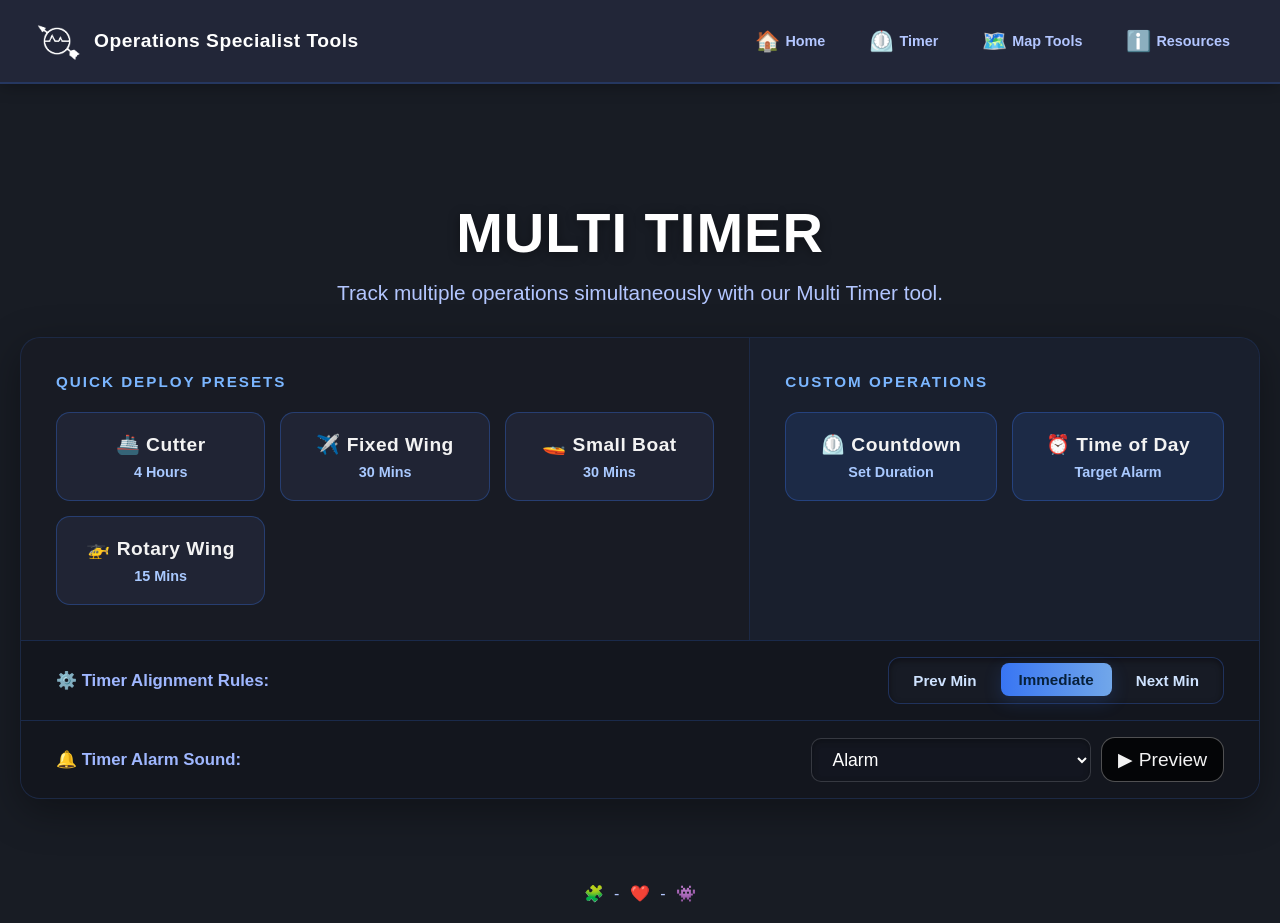
<file: timer.html>
<!DOCTYPE html>
<html lang="en">
<head>
    <meta charset="UTF-8">
    <meta name="viewport" content="width=device-width, initial-scale=1.0">
    <title>OS Tools - Timer</title>
    <link rel="icon" type="image/x-icon" href="images/logo.png">
    <link rel="stylesheet" href="css/style.css">
    <link rel="stylesheet" href="css/modal.css">
</head>
<body style="padding-top: 100px;">
    <script src="scripts/header-footer.js" defer></script>
    <main id="main">
        <h1 class="home-title">MULTI TIMER</h1>

        <p class="home-subtitle">Track multiple operations simultaneously with our Multi Timer tool.</p>
        <!-- SLEEK DASHBOARD LAYOUT -->
        <!-- UNIFIED DASHBOARD LAYOUT -->
        <div class="dashboard-wrapper">
            
            <div class="dashboard-panel">
                <!-- Left Side: Coast Guard Presets -->
                <div class="panel-section">
                    <div class="panel-label">QUICK DEPLOY PRESETS</div>
                    <div class="btn-grid presets-grid">
                        <button class="btn compact-btn preset-btn" onclick="presetTimer(1)">
                            <h3>🚢 Cutter</h3>
                            <p>4 Hours</p>
                        </button>
                        <button class="btn compact-btn preset-btn" onclick="presetTimer(2)">
                            <h3>✈️ Fixed Wing</h3>
                            <p>30 Mins</p>
                        </button>
                        <button class="btn compact-btn preset-btn" onclick="presetTimer(3)">
                            <h3>🚤 Small Boat</h3>
                            <p>30 Mins</p>
                        </button>
                        <button class="btn compact-btn preset-btn" onclick="presetTimer(4)">
                            <h3>🚁 Rotary Wing</h3>
                            <p>15 Mins</p>
                        </button>
                    </div>
                </div>

                <!-- Right Side: Custom Actions -->
                <div class="panel-section highlight-section">
                    <div class="panel-label">CUSTOM OPERATIONS</div>
                    <div class="btn-grid custom-grid">
                        <button class="btn compact-btn custom-action-btn" onclick="createCustomTimer()">
                            <h3>⏲️ Countdown</h3>
                            <p>Set Duration</p>
                        </button>
                        <button class="btn compact-btn custom-action-btn" onclick="createCustomAlarm()">
                            <h3>⏰ Time of Day</h3>
                            <p>Target Alarm</p>
                        </button>
                    </div>
                </div>
            </div>

            <!-- Integrated Alignment Toolbar -->
            <div class="dashboard-toolbar">
                <span class="toolbar-label">⚙️ Timer Alignment Rules:</span>
                <div class="segmented-control" id="startAlignControl" role="tablist">
                    <input type="radio" id="align_prev" name="startAlign" value="prev">
                    <label for="align_prev">Prev Min</label>
                    
                    <input type="radio" id="align_immediate" name="startAlign" value="immediate" checked>
                    <label for="align_immediate">Immediate</label>
                    
                    <input type="radio" id="align_next" name="startAlign" value="next">
                    <label for="align_next">Next Min</label>
                </div>
            </div>

            <div class="dashboard-toolbar timer-sound-toolbar">
                <label class="toolbar-label" for="timerSoundSelect">🔔 Timer Alarm Sound:</label>
                <div class="timer-sound-controls">
                    <select id="timerSoundSelect" aria-label="Timer alarm sound">
                        <option value="">Loading sounds…</option>
                    </select>
                    <button id="previewTimerSoundBtn" class="btn compact-btn" type="button" aria-pressed="false">▶ Preview</button>
                </div>
            </div>
            
        </div>

    <div id="timers-container"></div>
    <p id="timerStorageStatus" class="timer-storage-status" role="status" aria-live="polite"></p>
    </main>

    <!-- Custom Timer Popup -->
    <div id="customTimerModal" class="custom-modal" aria-hidden="true">
        <div class="custom-modal-content">
            <h2>Create Custom Timer</h2>
            <div class="form-row">
                <label for="customTimerName">Name</label>
                <input id="customTimerName" type="text" maxlength="40" placeholder="Timer name">
            </div>
            <div class="form-row">
                <label for="customTimerEmoji">Emoji</label>
                <input id="customTimerEmoji" type="text" maxlength="2" placeholder="⏲️">
            </div>
            <div class="emoji-picker" id="customEmojiPicker"></div>
            <div class="form-row time-inputs">
                <div class="input-wrapper">
                    <label for="customTimerHours">Hours</label>
                    <div class="number-spinner">
                        <button type="button" class="spinner-btn spinner-up" data-target="customTimerHours">▲</button>
                        <input id="customTimerHours" type="number" min="0" value="0" placeholder="e.g. 1">
                        <button type="button" class="spinner-btn spinner-down" data-target="customTimerHours">▼</button>
                    </div>
                </div>
                <div class="input-wrapper">
                    <label for="customTimerMinutes">Minutes</label>
                    <div class="number-spinner">
                        <button type="button" class="spinner-btn spinner-up" data-target="customTimerMinutes">▲</button>
                        <input id="customTimerMinutes" type="number" min="0" value="0" placeholder="e.g. 30">
                        <button type="button" class="spinner-btn spinner-down" data-target="customTimerMinutes">▼</button>
                    </div>
                </div>
                <div class="input-wrapper">
                    <label for="customTimerSeconds">Seconds</label>
                    <div class="number-spinner">
                        <button type="button" class="spinner-btn spinner-up" data-target="customTimerSeconds">▲</button>
                        <input id="customTimerSeconds" type="number" min="0" max="59" value="0" placeholder="e.g. 00">
                        <button type="button" class="spinner-btn spinner-down" data-target="customTimerSeconds">▼</button>
                    </div>
                </div>
            </div>
            <div class="modal-actions">
                <button id="createCustomTimerBtn" class="btn start-btn">Create</button>
                <button id="cancelCustomTimerBtn" class="btn remove-btn">Cancel</button>
            </div>
        </div>
    </div>
    
    <!-- Custom Alarm Popup -->
    <div id="customAlarmModal" class="custom-modal" aria-hidden="true">
        <div class="custom-modal-content">
            <h2>Set Alarm Time</h2>
            <div class="form-row">
                <label for="customAlarmName">Name</label>
                <input id="customAlarmName" type="text" maxlength="40" placeholder="Alarm name" value="Alarm">
            </div>
            <div class="form-row">
                <label for="customAlarmEmoji">Emoji</label>
                <input id="customAlarmEmoji" type="text" maxlength="2" placeholder="⏰" value="⏰">
            </div>
            <div class="form-row">
                <label for="customAlarmTime">Target Time</label>
                <input id="customAlarmTime" type="time" required style="width: 100%; font-size: 1.5rem; text-align: center; cursor: pointer;">
            </div>
            <div class="modal-actions">
                <button id="createCustomAlarmBtn" class="btn start-btn">Set Alarm</button>
                <button id="cancelCustomAlarmBtn" class="btn remove-btn">Cancel</button>
            </div>
        </div>
    </div>

    <div id="myModal"></div>

    <script src="scripts/modal.js"></script>
    <script src="scripts/timer.js"></script>
    <script src="scripts/refresh.js"></script>
</body>
</html>
</file>
<file: css/style.css>
/* OS TOOLS */

/* ==================== GLOBAL STYLES ==================== */
* {
    box-sizing: border-box;
    margin: 0;
    padding: 0;
}

html, body {
    height: 100%;
}

body {
    background: #181c24;
    color: #f3f3f3;
    font-family: 'Segoe UI', Arial, sans-serif;
    display: flex;
    flex-direction: column;
    align-items: center;
    justify-content: flex-start;
}

label, select, input {
    font-size: 1.1rem;
}

main {
    max-width: 1500px;
    padding: 100px 20px 0 20px; /* Generous top padding keeps content from hiding under your fixed navbar */
    width: 100%;
    display: flex;
    flex-direction: column;
    align-items: center;
    justify-content: center;       /* Centers all children vertically inside main */
    flex-grow: 1;                  /* Allows the main element to fill up empty space */
}

/* ==================== UNIVERSAL INPUT STYLES ==================== */

input[type="text"],
input[type="number"],
input[type="password"],
input[type="email"],
input[type="time"],
textarea,
select {
    /* Sleek, deep glassmorphism base */
    background: rgba(20, 24, 34, 0.6); 
    color: #ffffff;
    
    /* Subtle default borders & softer corners */
    border: 1px solid rgba(255, 255, 255, 0.15); 
    border-radius: 10px; 
    
    /* Generous, tactile padding */
    padding: 10px 16px; 
    
    /* Inner depth shadow for a realistic 'input' feel */
    box-shadow: inset 0 2px 6px rgba(0, 0, 0, 0.3); 
    
    outline: none;
}

/* Beautiful Focus State (OS Glow) */
input[type="text"]:focus,
input[type="number"]:focus,
input[type="password"]:focus,
input[type="email"]:focus,
input[type="time"]:focus,
textarea:focus,
select:focus {
    background: rgba(30, 36, 50, 0.85); /* Lightens slightly when clicked */
    border: 1px solid #3a7afe; /* Sharp blue OS border */
    /* Outer neon glow + Inner depth */
    box-shadow: inset 0 2px 4px rgba(0, 0, 0, 0.2), 0 0 0 4px rgba(58, 122, 254, 0.25); 
}

/* Make placeholder text look elegant */
input::placeholder, 
textarea::placeholder {
    color: rgba(255, 255, 255, 0.3);
    font-weight: 400;
}

/* Clean up number spinners */
input[type="number"]::-webkit-inner-spin-button,
input[type="number"]::-webkit-outer-spin-button {
    -webkit-appearance: none;
    margin: 0;
}

input[type="number"] {
    appearance: textfield;
    -moz-appearance: textfield;
}


/* ==================== NAVIGATION HEADER ==================== */
.nav-header {
    padding: 16px 32px;
    width: 100%;
    background: rgba(35, 40, 58, 0.95);
    backdrop-filter: blur(10px);
    box-shadow: 0 2px 16px rgba(0, 0, 0, 0.3);
    display: flex;
    justify-content: space-between;
    align-items: center;
    position: fixed;
    top: 0;
    left: 0;
    border-bottom: 2px solid rgba(58, 122, 254, 0.2);
    z-index: 999;
}

.nav-brand, .nav-brand:hover {
    display: flex;
    justify-content: center;
    align-items: center;
    gap: 12px;
    text-decoration: none;
}

.nav-logo-img {
    width: 50px;
    height: 50px;
    object-fit: cover;
}

.nav-title {
    font-size: 1.2rem;
    font-weight: 700;
    color: #fff;
    letter-spacing: 0.5px;
}

.nav-links {
    display: flex;
    gap: 8px;
    align-items: center;
}

.nav-toggle {
    display: none;
    width: 48px;
    height: 48px;
    flex: 0 0 auto;
    align-items: center;
    justify-content: center;
    color: #fff;
    background: rgba(58, 122, 254, 0.15);
    border: 1px solid rgba(123, 182, 255, 0.65);
    border-radius: 10px;
    cursor: pointer;
}

.nav-toggle-icon,
.nav-toggle-icon::before,
.nav-toggle-icon::after {
    display: block;
    width: 22px;
    height: 2px;
    background: currentColor;
    border-radius: 2px;
}

.nav-toggle-icon {
    position: relative;
}

.nav-toggle-icon::before,
.nav-toggle-icon::after {
    position: absolute;
    left: 0;
    content: "";
}

.nav-toggle-icon::before { top: -7px; }
.nav-toggle-icon::after { top: 7px; }

.nav-link {
    color: #b3c6ff;
    text-decoration: none;
    font-size: 0.9rem; 
    font-weight: 600;
    padding: 10px 18px;
    border-radius: 10px;
    transition: all 0.2s ease;
    display: flex;
    align-items: center;
    gap: 5px;
    background: transparent;
}

.nav-link:hover {
    background: rgba(58, 122, 254, 0.15);
    color: #fff;
    transform: translateY(-2px);
}

.nav-link .nav-icon {
    font-size: 1.4em;
    display: inline-block;
}

.nav-link .nav-text {
    display: inline-block;
}

@media (max-width: 900px) {
    .nav-header {
        display: flex;
        flex-wrap: wrap;
        gap: 8px 12px;
        padding: 10px 16px;
    }

    .nav-brand {
        flex: 1 1 0;
        min-width: 0;
        justify-content: flex-start;
    }

    .nav-logo-img {
        width: 42px;
        height: 42px;
        flex: 0 0 auto;
    }

    .nav-title {
        font-size: clamp(0.9rem, 4vw, 1.1rem);
        letter-spacing: 0;
    }

    .nav-toggle {
        display: inline-flex;
    }

    .nav-header .nav-links {
        display: none;
        flex: 1 0 100%;
        flex-direction: column;
        align-items: stretch;
        gap: 4px;
        padding-top: 6px;
    }

    .nav-header.nav-open .nav-links {
        display: flex;
    }

    .nav-header .nav-link {
        min-height: 44px;
        padding: 11px 14px;
        font-size: 1rem;
    }

    .nav-header .nav-link:hover {
        transform: none;
    }

    .nav-header.nav-open .nav-toggle-icon {
        background: transparent;
    }

    .nav-header.nav-open .nav-toggle-icon::before {
        top: 0;
        transform: rotate(45deg);
    }

    .nav-header.nav-open .nav-toggle-icon::after {
        top: 0;
        transform: rotate(-45deg);
    }

    main > .nav-links {
        flex-wrap: wrap;
        justify-content: center;
        max-width: 100%;
    }
}

/* ==================== HOME PAGE STYLES ==================== */
.home-main {
    margin-top: 100px;
    padding: 0 20px;
    width: 100%;
    display: flex;
    flex-direction: column;
    align-items: center;
    justify-content: center;
}

.home-hero {
    text-align: center;
}

/* ==================== ANIMATIONS ==================== */
@keyframes fadeIn {
    from { opacity: 0; transform: translateY(-20px); }
    to { opacity: 1; transform: translateY(0); }
}

@keyframes slideUp {
    from { opacity: 0; transform: translateY(40px); }
    to { opacity: 1; transform: translateY(0); }
}

@keyframes float {
    0%, 100% { transform: translateY(0px); }
    50% { transform: translateY(-20px); }
}

@keyframes pulse {
    0%, 100% { transform: scale(1); }
    50% { transform: scale(1.05); }
}

@keyframes glow {
    0%, 100% { box-shadow: 0 2px 8px rgba(0, 0, 0, 0.3), 0 0 0 rgba(58, 122, 254, 0); }
    50% { box-shadow: 0 2px 8px rgba(0, 0, 0, 0.3), 0 0 20px rgba(58, 122, 254, 0.5); }
}

@keyframes bounceIn {
    0% { opacity: 0; transform: scale(0.3); }
    50% { opacity: 1; transform: scale(1.05); }
    70% { transform: scale(0.9); }
    100% { transform: scale(1); }
}

.animate-fade-in {
    animation: fadeIn 0.8s ease-out forwards;
    opacity: 0;
}

.animate-fade-in-delay {
    animation: fadeIn 0.8s ease-out 0.3s forwards;
    opacity: 0;
}

.animate-slide-up {
    animation: slideUp 0.6s ease-out forwards;
    opacity: 0;
}

.animate-float {
    animation: float 3s ease-in-out infinite;
}

.animate-pulse {
    animation: pulse 2s ease-in-out infinite;
}

.hero-badge {
    display: inline-block;
    padding: 8px;
    background: linear-gradient(135deg, #3a7afe 0%, #1e2a4a 100%);
    border-radius: 50%;
    margin-bottom: 24px;
    box-shadow: 0 8px 24px rgba(58, 122, 254, 0.3);
}

.home-hero-img {
    width: 300px;
    height: 300px;
    object-fit: cover;
    position: relative;
}

.home-title {
    font-size: 3.5rem;
    font-weight: 800;
    color: #fff;
    margin: 0 0 16px 0;
    letter-spacing: 1px;
    text-shadow: 0 2px 12px rgba(0, 0, 0, 0.4);
    text-align: center;
}

.home-subtitle {
    font-size: 1.3rem;
    color: #b3c6ff;
    font-weight: 500;
    text-align: center;
    margin: 0 auto 32px auto;
}

.site-desc {
    font-size: 1.25rem;
    color: #b3c6ff;
    max-width: 480px;
    text-align: center;
    margin: 18px auto 32px auto;
}

.tools-grid {
    display: grid;
    grid-template-columns: repeat(auto-fit, minmax(280px, 1fr));
    gap: 30px;
    margin: 0 auto 60px auto;
    width: 100%;
}

.tool-card {
    background: rgba(35, 40, 58, 0.65);
    border: 2px solid rgba(58, 122, 254, 0.3);
    border-radius: 20px;
    padding: 40px 30px;
    text-align: center;
    text-decoration: none;
    color: #f3f3f3;
    transition: all 0.3s ease;
    backdrop-filter: blur(10px);
    box-shadow: 0 4px 16px rgba(0, 0, 0, 0.2);
}

.tool-card:hover {
    transform: translateY(-8px);
    border-color: #3a7afe;
    box-shadow: 0 12px 32px rgba(58, 122, 254, 0.3);
    background: rgba(58, 122, 254, 0.15);
}

.tool-icon {
    font-size: 4rem;
    margin-bottom: 20px;
    filter: drop-shadow(0 4px 8px rgba(0, 0, 0, 0.3));
}

.tool-card h3 {
    font-size: 1.8rem;
    color: #fff;
    margin: 0 0 12px 0;
    font-weight: 700;
}

.tool-card p {
    font-size: 1.05rem;
    color: #b3c6ff;
    line-height: 1.5;
}

/* Segmented control for timer start alignment */
.timer-config {
    text-align: center;
    margin: 12px auto 18px auto;
}

.segmented-control {
    display: inline-flex;
    align-items: center;
    background: rgba(35,40,58,0.6);
    border: 1px solid rgba(58,122,254,0.12);
    border-radius: 10px;
    padding: 6px;
    gap: 6px;
}

.segmented-control input[type="radio"] {
    position: absolute;
    opacity: 0;
    pointer-events: none;
}

.segmented-control label {
    display: inline-block;
    padding: 8px 12px;
    border-radius: 8px;
    cursor: pointer;
    color: #cfe3ff;
    font-weight: 600;
    background: transparent;
    transition: all 0.12s ease;
}

.segmented-control input[type="radio"]:checked + label {
    background: linear-gradient(90deg, rgba(58,122,254,0.95), rgba(123,182,255,0.9));
    color: #07203a;
    box-shadow: 0 6px 18px rgba(58,122,254,0.18);
    transform: translateY(-1px);
}

.small-text {
    color: #9fb7ff;
    font-size: 0.95rem;
    margin-top: 6px;
}

.home-footer-fact {
    background: rgba(35, 40, 58, 0.5);
    border-radius: 16px;
    padding: 20px 30px;
    max-width: 800px;
    margin: 0 auto;
    text-align: center;
    border: 1px solid rgba(58, 122, 254, 0.2);
}

.fact-label {
    font-size: 0.85rem;
    color: #7bb6ff;
    font-weight: 600;
    text-transform: uppercase;
    letter-spacing: 1px;
    margin-bottom: 8px;
}

.fact-text {
    font-size: 1rem;
    color: #b3c6ff;
    line-height: 1.6;
    font-style: italic;
    transition: opacity 0.5s ease-in-out;
    min-height: 1.6em;
}

/* ==================== FOOTER ==================== */
.main-footer {
    color: #b3c6ff;
    display: flex;
    flex-direction: column;
    align-items: center;
    justify-content: center;
    letter-spacing: 0.5px;
    margin: 50px 0 0 0;
    padding-bottom: 20px;
    width: 100%;
}

.main-footer p, .main-footer a {
    margin: 5px;
    text-decoration: none;
}

/* Custom Timer Modal */
.custom-modal {
    display: none;
    position: fixed;
    z-index: 1200;
    left: 0;
    top: 0;
    width: 100%;
    height: 100%;
    background: rgba(0,0,0,0.45);
    align-items: center;
    justify-content: center;
    padding: 24px;
}

.custom-modal[aria-hidden="false"] { 
    display: flex; 
}

.custom-modal-content {
    background: rgba(25,28,38,0.98);
    border: 1px solid rgba(58,122,254,0.12);
    padding: 18px 20px;
    border-radius: 12px;
    width: 100%;
    max-width: 520px;
    box-shadow: 0 8px 30px rgba(0,0,0,0.6);
}

.custom-modal-content h2 {
    margin-bottom: 12px;
}

.custom-modal .form-row { 
    margin-bottom: 10px; 
    text-align: left; 
}

.custom-modal .form-row label { 
    display: block; 
    font-weight: 600; 
    margin-bottom: 6px; 
    color: #a9c9ff; 
}

.custom-modal .form-row input[type="text"], 
.custom-modal .form-row input[type="number"] { 
    width: 100%; 
}

.emoji-picker { 
    display: flex; 
    gap: 8px; 
    flex-wrap: wrap; 
    margin-bottom: 10px; 
}

.emoji-picker span { 
    cursor: pointer; 
    padding: 6px 8px; 
    border-radius: 8px; 
    background: rgba(255,255,255,0.03); 
}

.time-inputs { 
    display: flex; 
    gap: 10px; 
    align-items: flex-end; 
}

.time-inputs > div { 
    flex: 1; 
}

.modal-actions { 
    display: flex; 
    justify-content: flex-end; 
    gap: 8px; 
    margin-top: 8px; 
}

/* Number spinner for hours */
.number-spinner { 
    display: flex; 
    align-items: center; 
    gap: 6px; 
}

.number-spinner input { 
    width: 72px; 
    text-align: center; 
}

.spinner-btn { 
    background: rgba(255,255,255,0.03); 
    border: 1px solid rgba(255,255,255,0.03); 
    color: #dfefff; 
    padding: 6px 8px; 
    border-radius: 6px; 
    cursor: pointer; 
}

.spinner-btn:active { 
    transform: translateY(1px); 
}

.input-wrapper { 
    position: relative; 
    display: flex; 
    flex-direction: column; 
    align-items: center; 
    justify-content: flex-end; 
}

.input-wrapper label { 
    text-align: center; 
    width: 100%; 
    margin-bottom: 6px; 
    color: #a9c9ff; 
}

.input-wrapper input { 
    text-align: center; 
}

.input-watermark { 
    position: absolute; 
    left: 12px; 
    top: 50%; 
    transform: translateY(-50%); 
    pointer-events: none; 
    opacity: 0.14; 
    color: #9fb7ff; 
    font-weight: 700; 
}

.input-wrapper input:focus + .input-watermark, 
.input-wrapper input:not(:placeholder-shown) + .input-watermark { 
    display: none; 
}

@media (max-width: 520px) {
    .time-inputs { flex-direction: column; }
    .number-spinner { width: 100%; }
}

/* ==================== PAGE STYLES ==================== */
.tool-title {
    font-size: 5.5rem;
    font-weight: 800;
    color: #fff;
    letter-spacing: 1px;
    text-shadow: 0 2px 12px rgba(0, 0, 0, 0.4);
    text-align: center;
    margin: 0 auto;
}

.tool-description {
    font-size: 1.2rem;
    color: #b3c6ff;
    text-align: center;
    margin: 0 auto 32px auto;
}

/* ==================== TIMER PAGE STYLES ==================== */
.btn {
    --bg: rgba(0,0,0,0.75);
    --border: rgba(255,255,255,0.3);
    --hover-bg: rgba(255,255,255,0.15);
    --hover-border: #fff;
    background: var(--bg);
    border: 1.5px solid var(--border);
    border-radius: 10px;
    padding: 10px 20px;
    color: #f3f3f3;
    font-size: 1.2rem;
    transition: all 0.2s ease;
    cursor: pointer;
}

.btn:hover {
    background: var(--hover-bg);
    border-color: var(--hover-border);
    color: #fff;
    transform: translateY(-2px);
}

.preset-btns {
    display: flex;
    gap: 12px;
    justify-content: center;
    margin-bottom: 30px;
}

/* Base class preset-btn - rules can override this locally */
.preset-btn {
    --bg: rgba(35, 40, 58, 0.75);
    --border: rgba(58, 122, 254, 0.3);
    --hover-bg: rgba(58, 122, 254, 0.15);
    --hover-border: #3a7afe;
}

/* ==================== TIMERS CONTAINER ==================== */

#timers-container {
    background: transparent;
    border: none;
    box-shadow: none;
    padding: 0;
    width: 100%;
    max-width: 100%;
    margin: 32px auto;
    display: none; /* Controlled by JS */
    flex-direction: column;
    gap: 15px; /* Clean spacing between rows */
}

/* ==================== TIMER CARDS (CLASSIC ALIGNED) ==================== */

.timer-card {
    background: rgba(35, 40, 58, 0.65); /* Original glassmorphism background */
    border: 2px solid rgba(58, 122, 254, 0.3);
    border-radius: 20px;
    padding: 15px 30px;
    display: flex;
    align-items: center;
    justify-content: space-between; /* Pushes content hard left and hard right */
    width: 100%;
    backdrop-filter: blur(10px);
    box-shadow: 0 4px 16px rgba(0, 0, 0, 0.2);
    transition: border-color 0.2s ease, box-shadow 0.2s ease;
}

.timer-card:hover {
    border-color: #3a7afe;
    box-shadow: 0 8px 24px rgba(58, 122, 254, 0.2);
}

/* Left Aligned Section (Emoji & Name) */
.timer-card .inline-div:first-child {
    display: flex;
    align-items: center;
    gap: 20px;
}

/* Right Aligned Section (Time & Buttons) */
.timer-card .inline-div:last-child {
    display: flex;
    align-items: center;
    gap: 25px; /* Keeps your original button layout spacing */
}

/* Sleek Tabular Monospace Countdown Display */
.timer-text {
    font-family: ui-monospace, SFMono-Regular, SF Mono, Menlo, Monaco, Consolas, monospace;
    font-variant-numeric: tabular-nums; /* Keeps numbers from jumping around */
    font-size: 2.5rem; /* Bold, commanding scale */
    font-weight: 500;
    color: #fff;
    margin: 0;
    letter-spacing: 1px;
    line-height: 1.1;
    text-align: center;
    min-width: 200px; /* Ensures space for double-digit hours */
}
/* --- DESIGNED INLINE TIME EDIT INPUT (Auto-Shrink to Text Size) --- */
.timer-edit-input {
    font-family: ui-monospace, SFMono-Regular, SF Mono, Menlo, Monaco, Consolas, monospace;
    font-variant-numeric: tabular-nums;
    font-size: 2.5rem; /* Matches your clock size perfectly */
    font-weight: 500;
    letter-spacing: 1px;
    line-height: 1.1;

    /* Sleek Glassmorphism look matching your buttons */
    background: rgba(35, 40, 58, 0.85);
    border: 1.5px solid #3a7afe; /* Matched your new global border width */
    border-radius: 8px; /* Slightly tighter corner matches smaller size */
    color: #fff;
    
    /* 🔒 THE AUTO-SHRINK TRICK */
    display: inline-flex !important; /* Force it inline on the row */
    width: 185px; /* Exact width needed for "00:00:00" size */
    padding: 0 8px !important; /* Tight padding hugs the numbers closely */
    
    text-align: center;
    align-items: center;
    justify-content: center;
    
    outline: none;
    box-shadow: 0 2px 8px rgba(58, 122, 254, 0.15);
    transition: border-color 0.15s ease, box-shadow 0.15s ease;
}

.timer-edit-input:focus {
    border-color: #7bb6ff;
    box-shadow: 0 0 0 2px rgba(58, 122, 254, 0.2);
}

/* --- DESIGNED INLINE NAME EDIT INPUT --- */
.timer-name-input {
    font-family: inherit;
    font-size: 1.5rem;
    font-weight: 700;
    
    background: rgba(255, 0, 0, 0.85);
    border: 2px solid #99fe3a;
    border-radius: 8px;
    color: #fff;
    
    width: 350px;
    height: 38px;
    padding: 0 12px;
    margin: 0;
    line-height: 38px;
    
    outline: none;
    box-shadow: 0 2px 8px rgba(58, 122, 254, 0.15);
}

.timer-name-input:focus {
    border-color: #7bb6ff;
    box-shadow: 0 0 10px rgba(58, 122, 254, 0.3);
}


/* ==================== MOBILE RESPONSIVENESS ==================== */

@media (max-width: 850px) {
    .timer-card {
        flex-direction: column;
        align-items: center;
        text-align: center;
        gap: 5px;
        padding: 25px 25px;
    }

    .timer-card .inline-div:first-child {
        justify-content: center;
        width: 100%;
        flex-wrap: wrap;
    }

    /* Stack buttons for mobile view */
    .timer-card .inline-div:last-child {
        display: grid;
        width: 100%;
        grid-template-columns: 1fr 1fr 1fr;
        grid-template-areas: 
            "time time time"
            "start reset remove";
        gap: 5px;
        justify-content: center;
    }

    /* Assign elements to the grid area */
    .timer-text, .timer-edit-input {
        grid-area: time;
        margin: 0 0 0 0;
        width: 100%;
        text-align: center;
        font-size: 2.5rem; /* Perfectly legible on mobile screens */
    }
    
    .timer-edit-input {
        margin: 0 auto 0 auto;
    }

    .timer-card .start-btn, .timer-card .pause-btn { grid-area: start; }
    .timer-card .reset-btn { grid-area: reset; }
    .timer-card .remove-btn { grid-area: remove; }

    .timer-card .btn {
        width: 100%;
        padding: 14px 5px;
        font-size: 0.95rem;
        margin: 0;
    }
}

.timer-controls {
    display: flex;
    align-items: center;
    gap: 20px;
    margin-top: 30px;
}

/* Variants override variables only */
.start-btn {
    --bg: rgba(35, 58, 40, 0.75);
    --border: rgba(74, 254, 58, 0.3);
    --hover-bg: rgba(74, 254, 58, 0.15);
    --hover-border: #4afe3a;
}

.pause-btn {
    --bg: rgba(236, 185, 17, 0.15);
    --border: rgba(236, 185, 17, 0.3);
    --hover-bg: rgba(255, 199, 15, 0.274);
    --hover-border: #ecb911;
}

.reset-btn {
    --bg: rgba(56, 58, 35, 0.75);
    --border: rgba(254, 251, 58, 0.3);
    --hover-bg: rgba(254, 251, 58, 0.15);
    --hover-border: #fefb3a;
}

.remove-btn {
    --bg: rgba(58, 35, 40, 0.75);
    --border: rgba(254, 58, 74, 0.3);
    --hover-bg: rgba(254, 58, 74, 0.15);
    --hover-border: #fe3a4a;
}

/* Combined .inline-div rules */
.inline-div {
    display: flex;
    flex-direction: row;
    justify-content: center;
    align-items: center;
    gap: 25px;
}

.emoji-menu {
    display: none;
    background: #fff;
    border: 1px solid #ccc;
    padding: 10px;
    box-shadow: 0 4px 8px rgba(0,0,0,0.1);
    grid-template-columns: repeat(3, 1fr);
    gap: 5px;
    z-index: 999;
}

.emoji-menu.active { 
    display: grid;
    z-index: 999;
}

.emoji-option { 
    cursor: pointer; 
    font-size: 1.5rem; 
    padding: 5px; 
}

.emoji-option:hover { 
    background: #f0f0f0; 
}

.checklist-card {
    background: rgba(35, 40, 58, 0.65);
    border: 2px solid rgba(58, 122, 254, 0.3);
    border-radius: 20px;
    padding: 15px;
    text-align: center;
    color: #f3f3f3;
    transition: all 0.3s ease;
    backdrop-filter: blur(10px);
    box-shadow: 0 4px 16px rgba(0, 0, 0, 0.2);
    display: flex;
    align-items: center;
    justify-content: center;
    width: 100%;
    z-index: 1;
    gap: 10px;
}

.checkbox {
    width: 20px;
    height: 20px;
    border-radius: 5px;
    background: rgba(35, 40, 58, 0.75);
    border: 1.5px solid rgba(58, 122, 254, 0.3);
    transition: all 0.2s ease;
}

/* Ensure the parent is the anchor point */
.tooltip {
    position: relative;
    cursor: pointer;
}

/* 1. Design & Position the Tooltip Box */
.tooltip::before {
    content: attr(data-tooltip); /* Pulls text from HTML data-tooltip attribute */
    position: absolute;
    bottom: 125%;
    left: 50%;
    transform: translateX(-50%);
    background-color: #333;
    color: #fff;
    padding: 8px 12px;
    font-size: 14px;
    border-radius: 4px;
    white-space: nowrap;
    z-index: 10;
    opacity: 0;
    pointer-events: none;
    transition: opacity 0.2s ease, transform 0.2s ease;
}

/* 2. Create the Arrow under the tooltip */
.tooltip::after {
    content: "";
    position: absolute;
    bottom: 125%;
    left: 50%;
    transform: translateX(-50%) translateY(100%);
    border: 6px solid transparent;
    border-top-color: #333;
    opacity: 0;
    pointer-events: none;
    transition: opacity 0.2s ease;
}

/* 3. Smooth Fade-in & slight slide up on Hover */
.tooltip:hover::before {
    opacity: 1;
    transform: translateX(-50%);
}

.tooltip:hover::after {
    opacity: 1;
}
/* ==================== UNIFIED STRETCHED DASHBOARD STYLES ==================== */

.dashboard-wrapper {
    display: flex;
    flex-direction: column;
    width: 100%; /* Spans the full width of your <main> container (up to 1500px) */
    max-width: 100%; 
    margin: 0 auto 35px auto;
    background: rgba(25, 28, 38, 0.45); /* Rich glassmorphism background */
    border: 1.5px solid rgba(58, 122, 254, 0.15);
    border-radius: 20px;
    box-shadow: 0 12px 40px rgba(0, 0, 0, 0.35);
    overflow: hidden; 
}

.dashboard-panel {
    display: flex;
    flex-wrap: wrap;
    width: 100%;
}

.panel-section {
    padding: 35px; /* Generous, spacious padding */
    flex: 3; /* Gives presets the majority of the screen space */
    min-width: 350px;
}

/* Subtle line divider if side-by-side on larger screens */
@media (min-width: 850px) {
    .panel-section {
        border-right: 1.5px solid rgba(58, 122, 254, 0.15);
    }
    .highlight-section {
        border-right: none;
    }
}

.highlight-section {
    flex: 2; /* Gives the custom options an equally commanding footprint */
    background: rgba(58, 122, 254, 0.04); 
}

.panel-label {
    font-size: 0.95rem; /* Scaled up label */
    color: #7bb6ff;
    font-weight: 800;
    letter-spacing: 2px;
    margin-bottom: 22px;
    text-transform: uppercase;
}

.btn-grid {
    display: grid;
    gap: 15px; /* More breathing room between actions */
}

.presets-grid {
    grid-template-columns: repeat(auto-fit, minmax(180px, 1fr)); /* Larger minimum width for preset buttons */
}

.custom-grid {
    grid-template-columns: repeat(auto-fit, minmax(180px, 1fr)); /* Allows custom options to align horizontally on wide screens */
}

/* Scaled Up, Heavy-Duty Buttons */
.compact-btn {
    display: flex;
    flex-direction: column;
    align-items: center;
    justify-content: center;
    padding: 20px 15px; /* Substantially taller buttons */
    gap: 8px;
    border-radius: 14px;
    transition: all 0.25s cubic-bezier(0.4, 0, 0.2, 1);
}

.compact-btn h3 {
    font-size: 1.2rem; /* Noticeably larger text */
    margin: 0;
    font-weight: 700;
    letter-spacing: 0.5px;
}

.compact-btn p {
    font-size: 0.9rem; /* Larger sub-text */
    color: #a9c9ff;
    margin: 0;
    font-weight: 600;
}

.custom-action-btn {
    --bg: rgba(58, 122, 254, 0.12);
    --border: rgba(58, 122, 254, 0.3);
    --hover-bg: rgba(58, 122, 254, 0.25);
    --hover-border: #7bb6ff;
}

/* ==================== DASHBOARD TOOLBAR (ALIGNMENT) ==================== */

.dashboard-toolbar {
    display: flex;
    flex-wrap: wrap;
    align-items: center;
    justify-content: space-between;
    background: rgba(18, 20, 28, 0.7); 
    border-top: 1.5px solid rgba(58, 122, 254, 0.2);
    padding: 16px 35px; /* Generous padding matching the top panel */
    gap: 20px;
}

.toolbar-label {
    font-size: 1.05rem; /* Matches layout scale */
    color: #9fb7ff;
    font-weight: 700;
}

/* Segmented control tweaked for robust dashboard toolbar layout */
.dashboard-toolbar .segmented-control {
    margin: 0;
    background: rgba(25, 28, 38, 0.9);
    border: 1.5px solid rgba(58, 122, 254, 0.25);
    box-shadow: inset 0 2px 6px rgba(0,0,0,0.4);
    padding: 6px;
    border-radius: 12px;
}

.dashboard-toolbar .segmented-control label {
    font-size: 0.95rem;
    padding: 8px 18px; /* Bigger touch targets */
    border-radius: 8px;
}

.timer-sound-controls {
    display: flex;
    align-items: center;
    gap: 10px;
    flex: 1;
    justify-content: flex-end;
}

.timer-sound-controls select {
    min-width: min(280px, 100%);
}

.timer-sound-controls .compact-btn {
    padding: 10px 16px;
    white-space: nowrap;
}

.timer-sound-status {
    flex-basis: 100%;
    min-height: 1.2em;
    color: #ffb6b6;
    font-size: 0.9rem;
    text-align: right;
}

@media (max-width: 600px) {
    .timer-sound-controls {
        justify-content: stretch;
        width: 100%;
    }

    .timer-sound-controls select {
        min-width: 0;
        flex: 1;
    }

    .timer-sound-status {
        text-align: left;
    }
}
</file>
<file: css/credits.css>
:root {
    --navy-dark: #0A192F;
    --navy-blue: #172A45;
    --cg-orange: white;
    --text-light: #F4F6F9;
    --text-muted: #8892B0;
    --border-color: #233554;
}

.container {
    margin-top: 120px;
    max-width: 900px;
}

.zerg {
    color: var(--cg-orange);
        text-transform: uppercase;
    font

}

h2 {
    color: var(--cg-orange);
    text-transform: uppercase;
    font-size: 1.2rem;
    margin-top: 40px;
    border-bottom: 1px solid var(--border-color);
    padding-bottom: 10px;
}

/* Tactical Table Styling */
table {
    width: 100%;
    border-collapse: collapse;
    margin: 20px 0;
    background-color: var(--navy-blue);
    border-radius: 8px;
    overflow: hidden;
}

th, td {
    padding: 15px;
    text-align: left;
    border-bottom: 1px solid var(--border-color);
}

th {
    background-color: rgba(255, 59, 0, 0.1);
    color: var(--cg-orange);
    text-transform: uppercase;
    font-size: 0.85rem;
    letter-spacing: 1px;
}

tr:last-child td {
    border-bottom: none;
}

.version-tag {
    background-color: #3a7afe;
    color: white;
    padding: 2px 8px;
    border-radius: 4px;
    font-weight: bold;
    font-size: 0.8rem;
}

footer {
    text-align: center;
    color: var(--text-muted);
    font-size: 0.8rem;
    margin-top: 20px;
    margin-bottom: 20px;
}
</file>
<file: css/template-log.css>
:root {
    --border-color: #aab;
    --header-bg: #f0f2f5;
    --text-color: #2c3e50;
    --navy-blue: #002D62;
    --category-bg: #e2e8f0;
}
body {
    font-family: Arial, sans-serif;
    color: var(--text-color);
    margin: 0;

}

.log-sheet-container {
    width: 100%;
    max-width: 950px;
    background: #ffffff;
    border: 2px solid #000;
    padding: 20px;
    margin-top: 120px;
    box-shadow: 0 5px 15px rgba(0,0,0,0.1);
}
.log-header {
    display: flex;
    justify-content: space-between;
    align-items: center;
    border-bottom: 2px solid #000;
    padding-bottom: 10px;
}
.department-info {
    display: flex;
    flex-direction: column;
    font-size: 0.8rem;
    font-weight: bold;
}
.log-title {
    margin: 0;
    font-size: 1.5rem;
}
.metadata-section {
    display: flex;
    justify-content: space-between;
    padding: 10px 0;
    border-bottom: 1px solid #000;
    font-size: 0.9rem;
}
.search-container {
    margin-top: 15px;
}

.search-bar,
input[type="text"],
input[type="number"],
input[type="password"],
input[type="email"],
input[type="time"],
textarea,
select {
    width: 100%;
    padding: 10px;
    font-size: 1rem;
    border: 1px solid var(--border-color);
    border-radius: 4px;
    box-sizing: border-box;
    background: rgba(252, 252, 252, 0.85);
    color: #000000;
    border: 1.5px solid #3a7afe;
    border-radius: 7px;
    padding: 8px 12px;
    font-size: 1.08rem;
    outline: none;
    transition: border 0.18s, box-shadow 0.18s;
    margin-bottom: 8px;
    margin-left: auto;
    margin-right: auto;
    display: block;
}
.log-table {
    width: 100%;
    border-collapse: collapse;
    margin-top: 15px;
    table-layout: fixed; /* Helps enforce column widths for wrapping */
}
.log-table th, .log-table td {
    border: 1px solid var(--border-color);
    padding: 8px 10px;
    vertical-align: middle;
}
.log-table th {
    background-color: var(--header-bg);
    text-align: center;
    font-weight: bold;
}
/* Style for the category separator rows */
.category-row td {
    background-color: var(--category-bg);
    color: var(--navy-blue);
    font-weight: bold;
    font-size: 0.85rem;
    letter-spacing: 0.5px;
    border-top: 2px solid var(--navy-blue);
    padding: 6px 10px;
}
.entries-col { width: 70%; }
.freq-col    { width: 15%; }
.time-col    { width: 15%; text-align: center;}

.log-table td:nth-child(2),
.log-table td:nth-child(3) {
    text-align: center;
}
.entry-text {
    font-family: monospace;
    font-size: 0.95rem;
    font-weight: bold;
    /* CRITICAL: Preserves physical line breaks (\n) and forces long lines to wrap */
    white-space: pre-wrap; 
    word-wrap: break-word;
    overflow-wrap: break-word;
    display: block;
}
.tole-row {
    background-color: #f8f9fa;
    text-align: center;
    font-weight: bold;
    font-style: italic;
}
.copy-btn {
    float: right;
    padding: 4px 10px;
    border: 1px solid var(--border-color);
    background-color: #e9ecef;
    border-radius: 4px;
    cursor: pointer;
    font-size: 0.8rem;
    font-weight: bold;
    color: var(--navy-blue);
    margin-left: 10px;
}
.copy-btn:hover {
    background-color: #d6d8db;
}
.copy-btn.copied {
    background-color: #28a745;
    color: white;
    border-color: #28a745;
}
</file>
<file: css/modal.css>
@keyframes pulse {
    0% {
        transform: scale(1);
        background: red;
    }
    25% {
        background: rgb(122, 0, 0);
    }
    50% {
        transform: scale(1.05);
        background: red;
    }
    75% {
        background: rgb(122, 0, 0);
    }
    100% {
        transform: scale(1);
        background: red;
    }
}

#myModal {
    display: none; /* Hidden by default */
    position: fixed; /* Stay in place */
    z-index: 1; /* Sit on top */
    left: 0;
    top: 0;
    width: 100%; /* Full width */
    height: 100%; /* Full height */
    overflow: auto; /* Enable scroll if needed */
    backdrop-filter: blur(10px);          /* Blurs content behind this div */
    -webkit-backdrop-filter: blur(10px);  /* Required for Safari support */
    justify-content: center;
    align-items: center;
    flex-direction: row;
    flex-wrap: wrap;
    gap: 10px;
    animation: pulse 4s ease-in-out infinite;
    box-sizing: border-box;
    padding: 150px;
}

.overduetimer {
    width: 350px;
    height: 600px;
    border-radius: 20px;
    padding: 50px;
    display: flex;
    flex-direction: column;
    align-items: center;
    justify-content: center;
    background: rgba(35, 40, 58, 0.65);
    border: 2px solid rgba(58, 122, 254, 0.3);
    text-align: center;
    color: #f3f3f3;
    backdrop-filter: blur(10px);
    box-shadow: 0 4px 16px rgba(0, 0, 0, 0.2);
}

.overduetimer h1 {
    font-size: 150px;
    margin-bottom: 20px;
}

.overduetimer h2 {
    font-size: 30px;
    margin-bottom: 10px;
}

.timer-display {
    font-size: 40px;
    margin-bottom: 20px;
    font-family: monospace;
}

.overduetimer .timer-controls {
    display: flex;
    flex-direction: column;
    gap: 10px;
}
</file>
